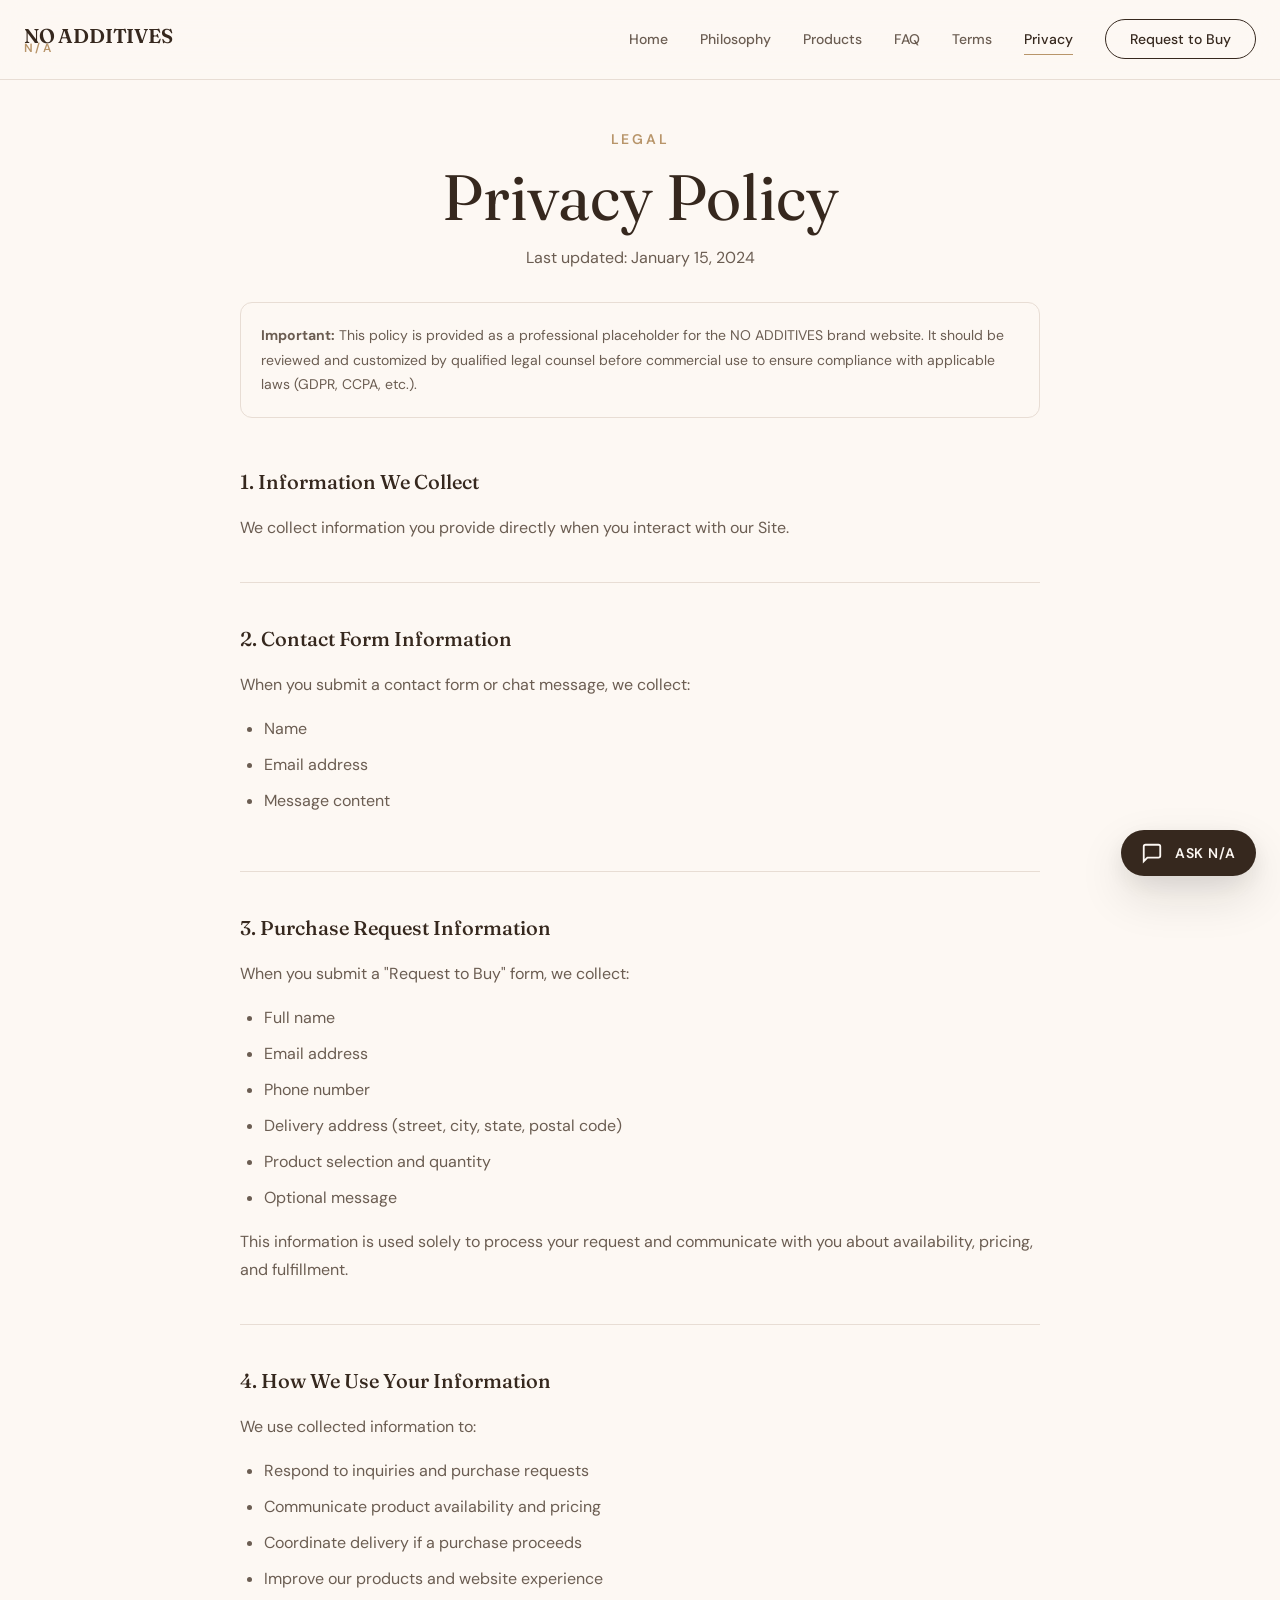
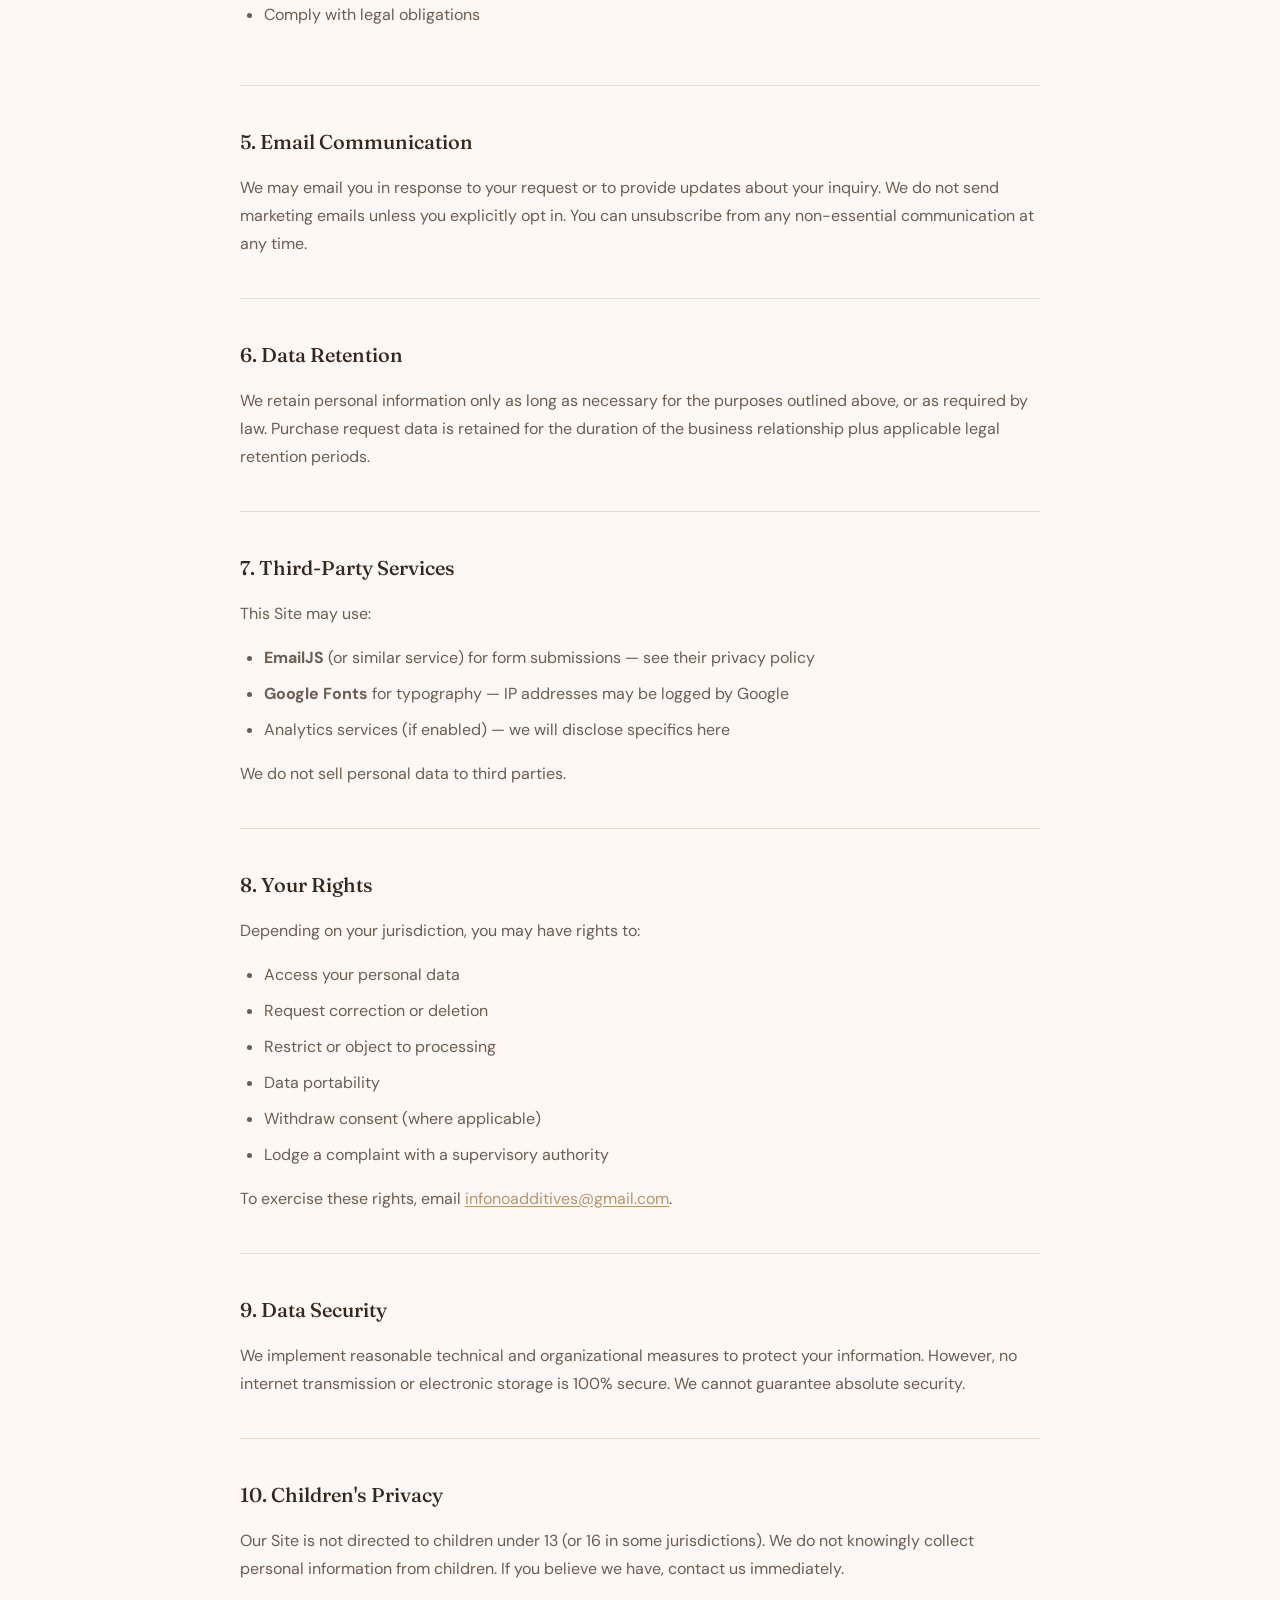
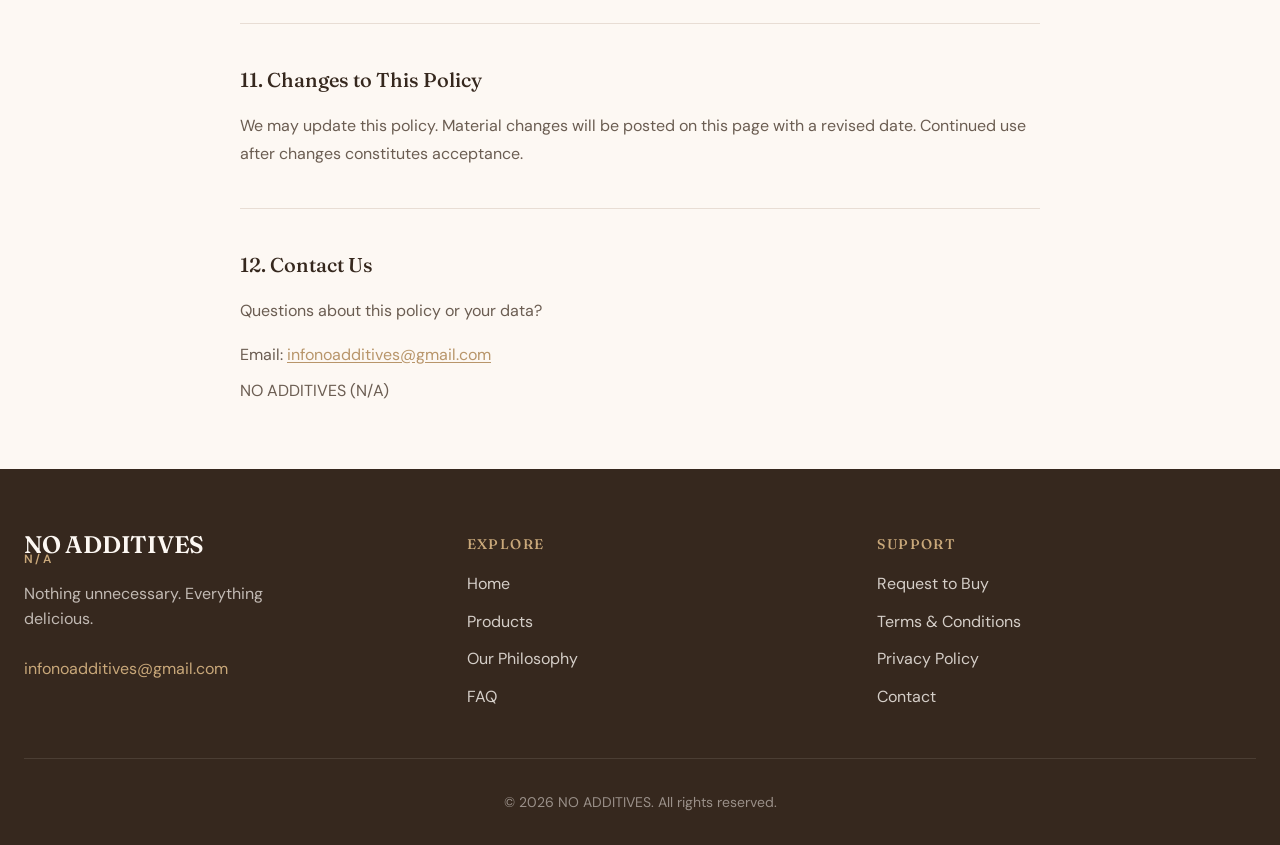
<file: privacy.html>
<!-- /privacy.html -->
<!DOCTYPE html>
<html lang="en">
<head>
    <meta charset="UTF-8">
    <meta name="viewport" content="width=device-width, initial-scale=1.0">
    <meta name="description" content="Privacy Policy for NO ADDITIVES website.">
    <title>Privacy Policy — NO ADDITIVES (N/A)</title>
    <link rel="preconnect" href="https://fonts.googleapis.com">
    <link rel="preconnect" href="https://fonts.gstatic.com" crossorigin>
    <link href="https://fonts.googleapis.com/css2?family=Fraunces:opsz,wght@9..144,300;9..144,400;9..144,500;9..144,600;9..144,700&family=DM+Sans:wght@400;500;600&display=swap" rel="stylesheet">
    <link rel="stylesheet" href="style.css">
</head>
<body>
    <nav class="nav" role="navigation" aria-label="Main navigation">
        <div class="nav__container">
            <a href="index.html" class="nav__logo" aria-label="NO ADDITIVES Home">
                <span class="nav__logo-main">NO ADDITIVES</span>
                <span class="nav__logo-sub">N/A</span>
            </a>
            <div class="nav__links" id="navLinks">
                <a href="index.html" class="nav__link">Home</a>
                <a href="index.html#philosophy" class="nav__link">Philosophy</a>
                <a href="index.html#products" class="nav__link">Products</a>
                <a href="index.html#faq" class="nav__link">FAQ</a>
                <a href="terms.html" class="nav__link">Terms</a>
                <a href="privacy.html" class="nav__link" aria-current="page">Privacy</a>
                <a href="buy.html" class="nav__link nav__link--cta magnetic-btn">Request to Buy</a>
            </div>
            <button class="nav__toggle" id="navToggle" aria-label="Open menu" aria-expanded="false" aria-controls="navLinks">
                <span class="nav__toggle-line"></span>
                <span class="nav__toggle-line"></span>
                <span class="nav__toggle-line"></span>
            </button>
        </div>
    </nav>

    <main class="legal-page">
        <div class="container">
            <header class="legal-page__header">
                <p class="legal-page__eyebrow">Legal</p>
                <h1 class="legal-page__title">Privacy Policy</h1>
                <p class="legal-page__subtitle">Last updated: <time datetime="2024-01-15">January 15, 2024</time></p>
                <div class="legal-page__notice">
                    <p><strong>Important:</strong> This policy is provided as a professional placeholder for the NO ADDITIVES brand website. It should be reviewed and customized by qualified legal counsel before commercial use to ensure compliance with applicable laws (GDPR, CCPA, etc.).</p>
                </div>
            </header>

            <article class="legal-content">
                <section class="legal-section">
                    <h2>1. Information We Collect</h2>
                    <p>We collect information you provide directly when you interact with our Site.</p>
                </section>

                <section class="legal-section">
                    <h2>2. Contact Form Information</h2>
                    <p>When you submit a contact form or chat message, we collect:</p>
                    <ul>
                        <li>Name</li>
                        <li>Email address</li>
                        <li>Message content</li>
                    </ul>
                </section>

                <section class="legal-section">
                    <h2>3. Purchase Request Information</h2>
                    <p>When you submit a "Request to Buy" form, we collect:</p>
                    <ul>
                        <li>Full name</li>
                        <li>Email address</li>
                        <li>Phone number</li>
                        <li>Delivery address (street, city, state, postal code)</li>
                        <li>Product selection and quantity</li>
                        <li>Optional message</li>
                    </ul>
                    <p>This information is used solely to process your request and communicate with you about availability, pricing, and fulfillment.</p>
                </section>

                <section class="legal-section">
                    <h2>4. How We Use Your Information</h2>
                    <p>We use collected information to:</p>
                    <ul>
                        <li>Respond to inquiries and purchase requests</li>
                        <li>Communicate product availability and pricing</li>
                        <li>Coordinate delivery if a purchase proceeds</li>
                        <li>Improve our products and website experience</li>
                        <li>Comply with legal obligations</li>
                    </ul>
                </section>

                <section class="legal-section">
                    <h2>5. Email Communication</h2>
                    <p>We may email you in response to your request or to provide updates about your inquiry. We do not send marketing emails unless you explicitly opt in. You can unsubscribe from any non-essential communication at any time.</p>
                </section>

                <section class="legal-section">
                    <h2>6. Data Retention</h2>
                    <p>We retain personal information only as long as necessary for the purposes outlined above, or as required by law. Purchase request data is retained for the duration of the business relationship plus applicable legal retention periods.</p>
                </section>

                <section class="legal-section">
                    <h2>7. Third-Party Services</h2>
                    <p>This Site may use:</p>
                    <ul>
                        <li><strong>EmailJS</strong> (or similar service) for form submissions — see their privacy policy</li>
                        <li><strong>Google Fonts</strong> for typography — IP addresses may be logged by Google</li>
                        <li>Analytics services (if enabled) — we will disclose specifics here</li>
                    </ul>
                    <p>We do not sell personal data to third parties.</p>
                </section>

                <section class="legal-section">
                    <h2>8. Your Rights</h2>
                    <p>Depending on your jurisdiction, you may have rights to:</p>
                    <ul>
                        <li>Access your personal data</li>
                        <li>Request correction or deletion</li>
                        <li>Restrict or object to processing</li>
                        <li>Data portability</li>
                        <li>Withdraw consent (where applicable)</li>
                        <li>Lodge a complaint with a supervisory authority</li>
                    </ul>
                    <p>To exercise these rights, email <a href="mailto:infonoadditives@gmail.com">infonoadditives@gmail.com</a>.</p>
                </section>

                <section class="legal-section">
                    <h2>9. Data Security</h2>
                    <p>We implement reasonable technical and organizational measures to protect your information. However, no internet transmission or electronic storage is 100% secure. We cannot guarantee absolute security.</p>
                </section>

                <section class="legal-section">
                    <h2>10. Children's Privacy</h2>
                    <p>Our Site is not directed to children under 13 (or 16 in some jurisdictions). We do not knowingly collect personal information from children. If you believe we have, contact us immediately.</p>
                </section>

                <section class="legal-section">
                    <h2>11. Changes to This Policy</h2>
                    <p>We may update this policy. Material changes will be posted on this page with a revised date. Continued use after changes constitutes acceptance.</p>
                </section>

                <section class="legal-section">
                    <h2>12. Contact Us</h2>
                    <p>Questions about this policy or your data?</p>
                    <address>
                        <p>Email: <a href="mailto:infonoadditives@gmail.com">infonoadditives@gmail.com</a></p>
                        <p>NO ADDITIVES (N/A)</p>
                    </address>
                </section>
            </article>
        </div>
    </main>

    <footer class="footer" role="contentinfo">
        <div class="container">
            <div class="footer__grid">
                <div class="footer__brand">
                    <a href="index.html" class="footer__logo" aria-label="NO ADDITIVES Home">
                        <span class="footer__logo-main">NO ADDITIVES</span>
                        <span class="footer__logo-sub">N/A</span>
                    </a>
                    <p class="footer__tagline">Nothing unnecessary. Everything delicious.</p>
                    <address class="footer__contact">
                        <a href="mailto:infonoadditives@gmail.com" class="footer__email">infonoadditives@gmail.com</a>
                    </address>
                </div>
                <nav class="footer__nav" aria-label="Footer navigation">
                    <div class="footer__nav-column">
                        <h4 class="footer__nav-title">Explore</h4>
                        <ul>
                            <li><a href="index.html">Home</a></li>
                            <li><a href="index.html#products">Products</a></li>
                            <li><a href="index.html#philosophy">Our Philosophy</a></li>
                            <li><a href="index.html#faq">FAQ</a></li>
                        </ul>
                    </div>
                    <div class="footer__nav-column">
                        <h4 class="footer__nav-title">Support</h4>
                        <ul>
                            <li><a href="buy.html">Request to Buy</a></li>
                            <li><a href="terms.html">Terms & Conditions</a></li>
                            <li><a href="privacy.html">Privacy Policy</a></li>
                            <li><a href="mailto:infonoadditives@gmail.com">Contact</a></li>
                        </ul>
                    </div>
                </nav>
            </div>
            <div class="footer__bottom">
                <p class="footer__copyright">© <span id="currentYear"></span> NO ADDITIVES. All rights reserved.</p>
            </div>
        </div>
    </footer>

    <!-- Chat Widget -->
    <aside class="chat-widget" id="chatWidget" aria-label="Chat assistant">
        <button class="chat-widget__toggle magnetic-btn" id="chatToggle" aria-label="Open chat assistant" aria-expanded="false" aria-controls="chatPanel">
            <svg class="chat-widget__icon-open" viewBox="0 0 24 24" fill="none" stroke="currentColor" stroke-width="2" aria-hidden="true">
                <path d="M21 15a2 2 0 0 1-2 2H7l-4 4V5a2 2 0 0 1 2-2h14a2 2 0 0 1 2 2z"/>
            </svg>
            <svg class="chat-widget__icon-close" viewBox="0 0 24 24" fill="none" stroke="currentColor" stroke-width="2" aria-hidden="true">
                <line x1="18" y1="6" x2="6" y2="18"/><line x1="6" y1="6" x2="18" y2="18"/>
            </svg>
            <span class="chat-widget__label">Ask N/A</span>
        </button>
        <div class="chat-widget__panel" id="chatPanel" role="dialog" aria-label="Chat with No Additives assistant" hidden>
            <header class="chat-widget__header">
                <div class="chat-widget__header-info">
                    <div class="chat-widget__avatar" aria-hidden="true">
                        <svg viewBox="0 0 24 24" fill="none" stroke="currentColor" stroke-width="2"><circle cx="12" cy="12" r="10"/><path d="M12 6v6l4 2"/></svg>
                    </div>
                    <div>
                        <h3 class="chat-widget__name">N/A Assistant</h3>
                        <p class="chat-widget__status">Here to help</p>
                    </div>
                </div>
                <button class="chat-widget__close" id="chatClose" aria-label="Close chat">×</button>
            </header>
            <div class="chat-widget__messages" id="chatMessages" role="log" aria-live="polite"></div>
            <div class="chat-widget__quick" id="chatQuick" aria-label="Quick questions"></div>
            <form class="chat-widget__input-form" id="chatForm" aria-label="Send message">
                <input type="text" class="chat-widget__input" id="chatInput" placeholder="Ask about products, ingredients, buying..." aria-label="Your question" autocomplete="off">
                <button type="submit" class="chat-widget__send" aria-label="Send message">
                    <svg viewBox="0 0 24 24" fill="none" stroke="currentColor" stroke-width="2"><line x1="22" y1="2" x2="11" y2="13"/><polygon points="22 2 15 22 11 13 2 9 22 2"/></svg>
                </button>
            </form>
        </div>
    </aside>

    <script src="script.js"></script>
</body>
</html>
</file>
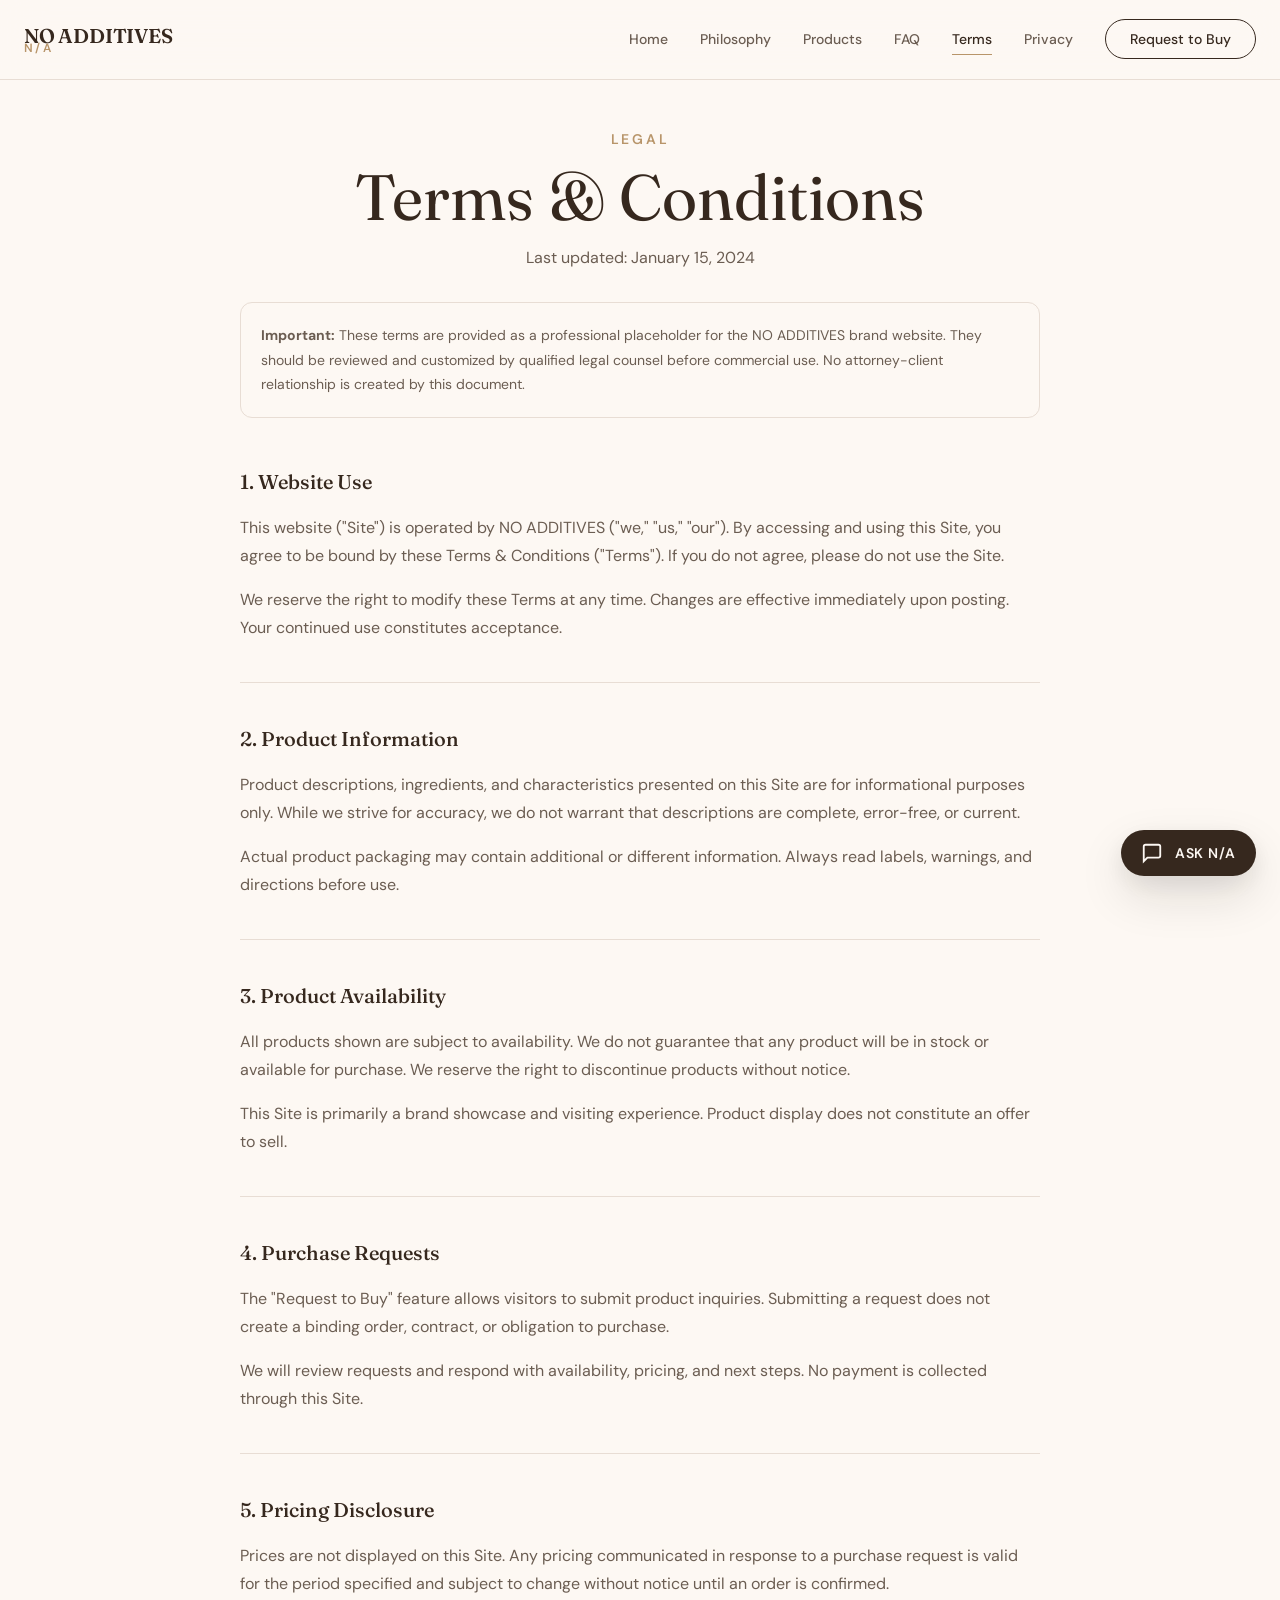
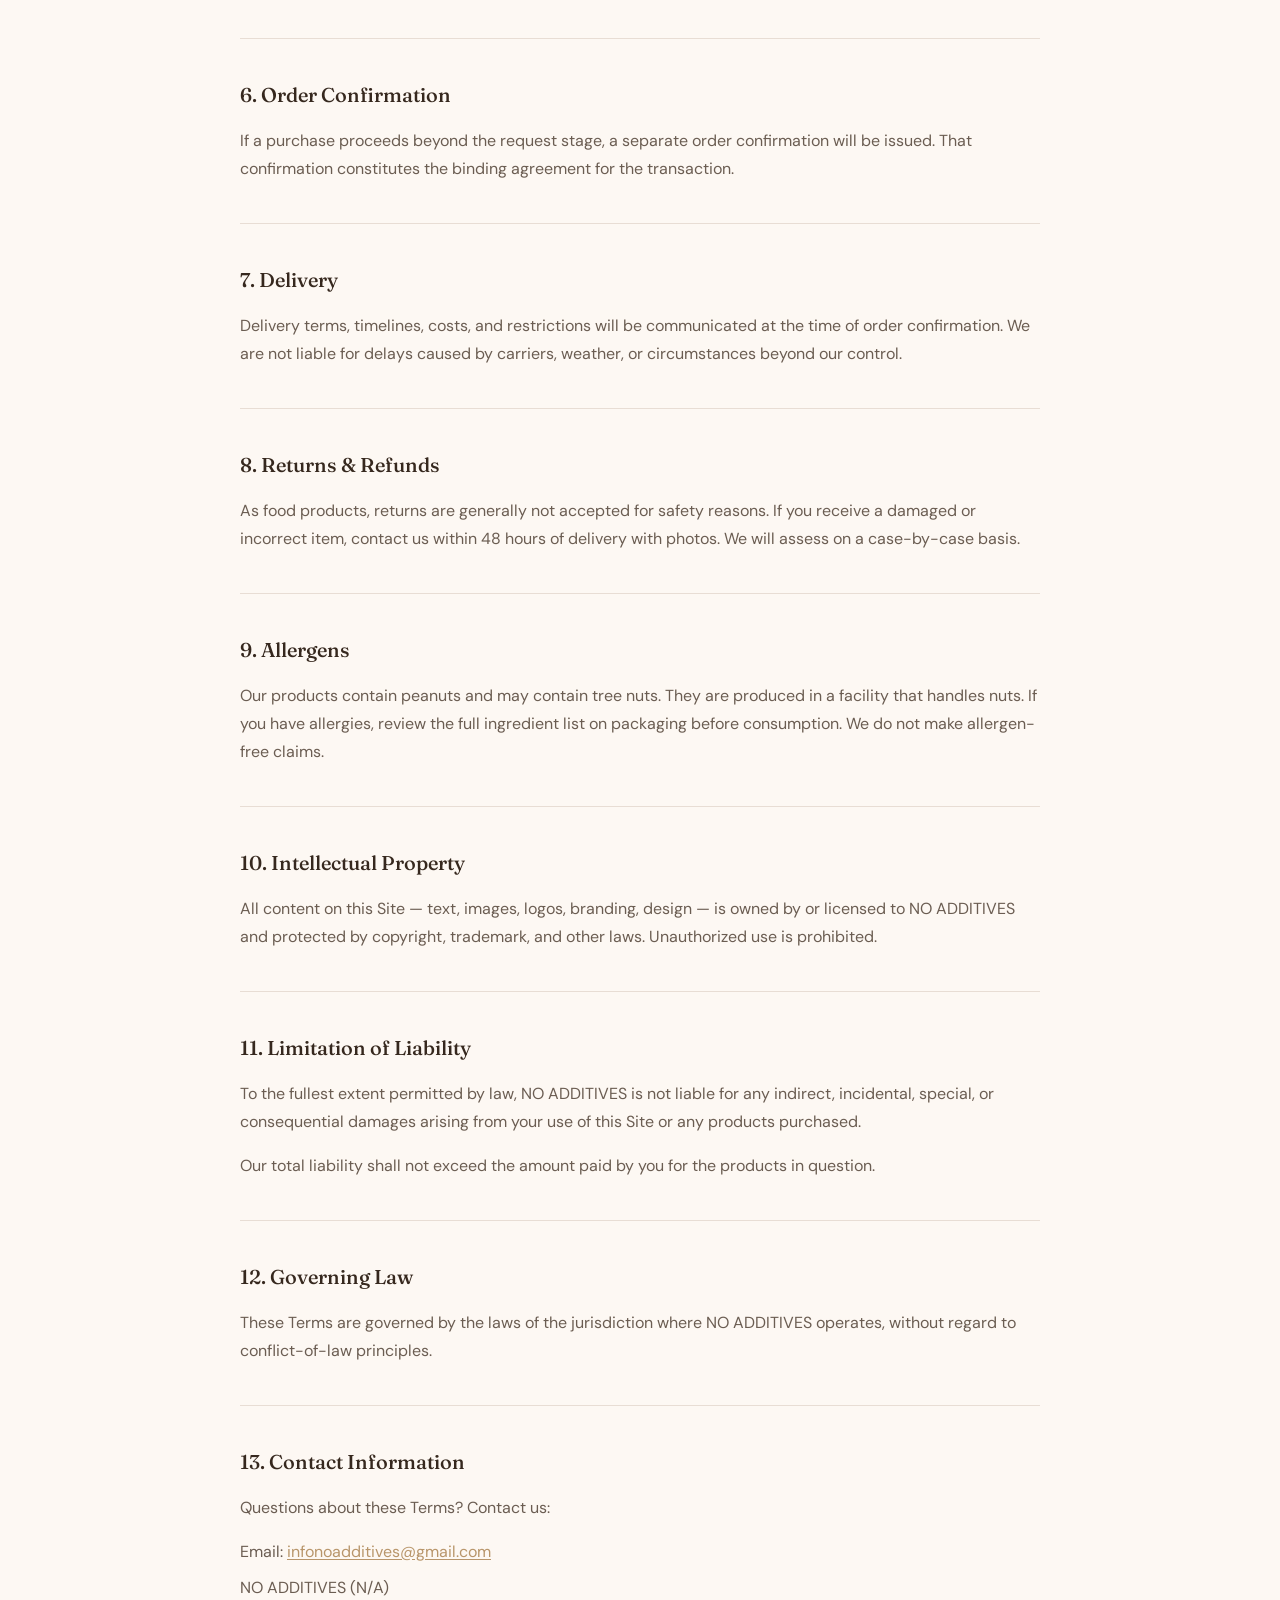
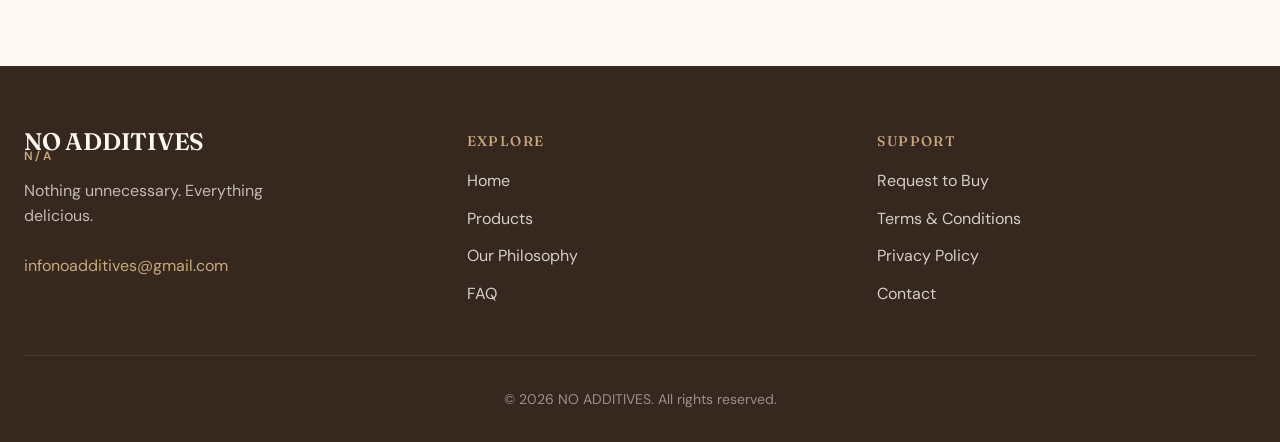
<file: terms.html>
<!-- /terms.html -->
<!DOCTYPE html>
<html lang="en">
<head>
    <meta charset="UTF-8">
    <meta name="viewport" content="width=device-width, initial-scale=1.0">
    <meta name="description" content="Terms and Conditions for NO ADDITIVES website.">
    <title>Terms & Conditions — NO ADDITIVES (N/A)</title>
    <link rel="preconnect" href="https://fonts.googleapis.com">
    <link rel="preconnect" href="https://fonts.gstatic.com" crossorigin>
    <link href="https://fonts.googleapis.com/css2?family=Fraunces:opsz,wght@9..144,300;9..144,400;9..144,500;9..144,600;9..144,700&family=DM+Sans:wght@400;500;600&display=swap" rel="stylesheet">
    <link rel="stylesheet" href="style.css">
</head>
<body>
    <nav class="nav" role="navigation" aria-label="Main navigation">
        <div class="nav__container">
            <a href="index.html" class="nav__logo" aria-label="NO ADDITIVES Home">
                <span class="nav__logo-main">NO ADDITIVES</span>
                <span class="nav__logo-sub">N/A</span>
            </a>
            <div class="nav__links" id="navLinks">
                <a href="index.html" class="nav__link">Home</a>
                <a href="index.html#philosophy" class="nav__link">Philosophy</a>
                <a href="index.html#products" class="nav__link">Products</a>
                <a href="index.html#faq" class="nav__link">FAQ</a>
                <a href="terms.html" class="nav__link" aria-current="page">Terms</a>
                <a href="privacy.html" class="nav__link">Privacy</a>
                <a href="buy.html" class="nav__link nav__link--cta magnetic-btn">Request to Buy</a>
            </div>
            <button class="nav__toggle" id="navToggle" aria-label="Open menu" aria-expanded="false" aria-controls="navLinks">
                <span class="nav__toggle-line"></span>
                <span class="nav__toggle-line"></span>
                <span class="nav__toggle-line"></span>
            </button>
        </div>
    </nav>

    <main class="legal-page">
        <div class="container">
            <header class="legal-page__header">
                <p class="legal-page__eyebrow">Legal</p>
                <h1 class="legal-page__title">Terms & Conditions</h1>
                <p class="legal-page__subtitle">Last updated: <time datetime="2024-01-15">January 15, 2024</time></p>
                <div class="legal-page__notice">
                    <p><strong>Important:</strong> These terms are provided as a professional placeholder for the NO ADDITIVES brand website. They should be reviewed and customized by qualified legal counsel before commercial use. No attorney-client relationship is created by this document.</p>
                </div>
            </header>

            <article class="legal-content">
                <section class="legal-section">
                    <h2>1. Website Use</h2>
                    <p>This website ("Site") is operated by NO ADDITIVES ("we," "us," "our"). By accessing and using this Site, you agree to be bound by these Terms & Conditions ("Terms"). If you do not agree, please do not use the Site.</p>
                    <p>We reserve the right to modify these Terms at any time. Changes are effective immediately upon posting. Your continued use constitutes acceptance.</p>
                </section>

                <section class="legal-section">
                    <h2>2. Product Information</h2>
                    <p>Product descriptions, ingredients, and characteristics presented on this Site are for informational purposes only. While we strive for accuracy, we do not warrant that descriptions are complete, error-free, or current.</p>
                    <p>Actual product packaging may contain additional or different information. Always read labels, warnings, and directions before use.</p>
                </section>

                <section class="legal-section">
                    <h2>3. Product Availability</h2>
                    <p>All products shown are subject to availability. We do not guarantee that any product will be in stock or available for purchase. We reserve the right to discontinue products without notice.</p>
                    <p>This Site is primarily a brand showcase and visiting experience. Product display does not constitute an offer to sell.</p>
                </section>

                <section class="legal-section">
                    <h2>4. Purchase Requests</h2>
                    <p>The "Request to Buy" feature allows visitors to submit product inquiries. Submitting a request does not create a binding order, contract, or obligation to purchase.</p>
                    <p>We will review requests and respond with availability, pricing, and next steps. No payment is collected through this Site.</p>
                </section>

                <section class="legal-section">
                    <h2>5. Pricing Disclosure</h2>
                    <p>Prices are not displayed on this Site. Any pricing communicated in response to a purchase request is valid for the period specified and subject to change without notice until an order is confirmed.</p>
                </section>

                <section class="legal-section">
                    <h2>6. Order Confirmation</h2>
                    <p>If a purchase proceeds beyond the request stage, a separate order confirmation will be issued. That confirmation constitutes the binding agreement for the transaction.</p>
                </section>

                <section class="legal-section">
                    <h2>7. Delivery</h2>
                    <p>Delivery terms, timelines, costs, and restrictions will be communicated at the time of order confirmation. We are not liable for delays caused by carriers, weather, or circumstances beyond our control.</p>
                </section>

                <section class="legal-section">
                    <h2>8. Returns & Refunds</h2>
                    <p>As food products, returns are generally not accepted for safety reasons. If you receive a damaged or incorrect item, contact us within 48 hours of delivery with photos. We will assess on a case-by-case basis.</p>
                </section>

                <section class="legal-section">
                    <h2>9. Allergens</h2>
                    <p>Our products contain peanuts and may contain tree nuts. They are produced in a facility that handles nuts. If you have allergies, review the full ingredient list on packaging before consumption. We do not make allergen-free claims.</p>
                </section>

                <section class="legal-section">
                    <h2>10. Intellectual Property</h2>
                    <p>All content on this Site — text, images, logos, branding, design — is owned by or licensed to NO ADDITIVES and protected by copyright, trademark, and other laws. Unauthorized use is prohibited.</p>
                </section>

                <section class="legal-section">
                    <h2>11. Limitation of Liability</h2>
                    <p>To the fullest extent permitted by law, NO ADDITIVES is not liable for any indirect, incidental, special, or consequential damages arising from your use of this Site or any products purchased.</p>
                    <p>Our total liability shall not exceed the amount paid by you for the products in question.</p>
                </section>

                <section class="legal-section">
                    <h2>12. Governing Law</h2>
                    <p>These Terms are governed by the laws of the jurisdiction where NO ADDITIVES operates, without regard to conflict-of-law principles.</p>
                </section>

                <section class="legal-section">
                    <h2>13. Contact Information</h2>
                    <p>Questions about these Terms? Contact us:</p>
                    <address>
                        <p>Email: <a href="mailto:infonoadditives@gmail.com">infonoadditives@gmail.com</a></p>
                        <p>NO ADDITIVES (N/A)</p>
                    </address>
                </section>
            </article>
        </div>
    </main>

    <footer class="footer" role="contentinfo">
        <div class="container">
            <div class="footer__grid">
                <div class="footer__brand">
                    <a href="index.html" class="footer__logo" aria-label="NO ADDITIVES Home">
                        <span class="footer__logo-main">NO ADDITIVES</span>
                        <span class="footer__logo-sub">N/A</span>
                    </a>
                    <p class="footer__tagline">Nothing unnecessary. Everything delicious.</p>
                    <address class="footer__contact">
                        <a href="mailto:infonoadditives@gmail.com" class="footer__email">infonoadditives@gmail.com</a>
                    </address>
                </div>
                <nav class="footer__nav" aria-label="Footer navigation">
                    <div class="footer__nav-column">
                        <h4 class="footer__nav-title">Explore</h4>
                        <ul>
                            <li><a href="index.html">Home</a></li>
                            <li><a href="index.html#products">Products</a></li>
                            <li><a href="index.html#philosophy">Our Philosophy</a></li>
                            <li><a href="index.html#faq">FAQ</a></li>
                        </ul>
                    </div>
                    <div class="footer__nav-column">
                        <h4 class="footer__nav-title">Support</h4>
                        <ul>
                            <li><a href="buy.html">Request to Buy</a></li>
                            <li><a href="terms.html">Terms & Conditions</a></li>
                            <li><a href="privacy.html">Privacy Policy</a></li>
                            <li><a href="mailto:infonoadditives@gmail.com">Contact</a></li>
                        </ul>
                    </div>
                </nav>
            </div>
            <div class="footer__bottom">
                <p class="footer__copyright">© <span id="currentYear"></span> NO ADDITIVES. All rights reserved.</p>
            </div>
        </div>
    </footer>

    <!-- Chat Widget -->
    <aside class="chat-widget" id="chatWidget" aria-label="Chat assistant">
        <button class="chat-widget__toggle magnetic-btn" id="chatToggle" aria-label="Open chat assistant" aria-expanded="false" aria-controls="chatPanel">
            <svg class="chat-widget__icon-open" viewBox="0 0 24 24" fill="none" stroke="currentColor" stroke-width="2" aria-hidden="true">
                <path d="M21 15a2 2 0 0 1-2 2H7l-4 4V5a2 2 0 0 1 2-2h14a2 2 0 0 1 2 2z"/>
            </svg>
            <svg class="chat-widget__icon-close" viewBox="0 0 24 24" fill="none" stroke="currentColor" stroke-width="2" aria-hidden="true">
                <line x1="18" y1="6" x2="6" y2="18"/><line x1="6" y1="6" x2="18" y2="18"/>
            </svg>
            <span class="chat-widget__label">Ask N/A</span>
        </button>
        <div class="chat-widget__panel" id="chatPanel" role="dialog" aria-label="Chat with No Additives assistant" hidden>
            <header class="chat-widget__header">
                <div class="chat-widget__header-info">
                    <div class="chat-widget__avatar" aria-hidden="true">
                        <svg viewBox="0 0 24 24" fill="none" stroke="currentColor" stroke-width="2"><circle cx="12" cy="12" r="10"/><path d="M12 6v6l4 2"/></svg>
                    </div>
                    <div>
                        <h3 class="chat-widget__name">N/A Assistant</h3>
                        <p class="chat-widget__status">Here to help</p>
                    </div>
                </div>
                <button class="chat-widget__close" id="chatClose" aria-label="Close chat">×</button>
            </header>
            <div class="chat-widget__messages" id="chatMessages" role="log" aria-live="polite"></div>
            <div class="chat-widget__quick" id="chatQuick" aria-label="Quick questions"></div>
            <form class="chat-widget__input-form" id="chatForm" aria-label="Send message">
                <input type="text" class="chat-widget__input" id="chatInput" placeholder="Ask about products, ingredients, buying..." aria-label="Your question" autocomplete="off">
                <button type="submit" class="chat-widget__send" aria-label="Send message">
                    <svg viewBox="0 0 24 24" fill="none" stroke="currentColor" stroke-width="2"><line x1="22" y1="2" x2="11" y2="13"/><polygon points="22 2 15 22 11 13 2 9 22 2"/></svg>
                </button>
            </form>
        </div>
    </aside>

    <script src="script.js"></script>
</body>
</html>
</file>
<file: style.css>
/* /style.css */
/* ==========================================================================
   NO ADDITIVES (N/A) — Premium Brand Website Stylesheet
   ========================================================================== */

/* --------------------------------------------------------------------------
   CSS Custom Properties (Design Tokens)
   -------------------------------------------------------------------------- */
:root {
  /* Colors - Warm, Natural Palette */
  --color-cream: #fdf8f3;
  --color-cream-dark: #f5ebe0;
  --color-beige: #e8ddd4;
  --color-beige-dark: #d4c4b0;
  --color-peanut: #c9a87a;
  --color-peanut-dark: #b8956a;
  --color-chocolate: #4a3728;
  --color-chocolate-light: #5d4432;
  --color-chocolate-dark: #36281e;
  --color-off-white: #faf9f7;
  --color-text: #2d2520;
  --color-text-light: #6b5d52;
  --color-text-muted: #9a8d80;
  --color-white: #ffffff;
  --color-black: #1a1512;
  --color-accent-green: #6b8e5a;
  --color-accent-green-hover: #5a7a4a;
  --color-error: #c0392b;
  --color-error-bg: #fdf2f2;
  --color-success: #2d7d32;
  --color-success-bg: #f1f8e9;
  --color-focus: #c9a87a;

  /* Shadows */
  --shadow-soft: 0 2px 8px rgba(26, 21, 18, 0.06), 0 1px 3px rgba(26, 21, 18, 0.04);
  --shadow-medium: 0 8px 24px rgba(26, 21, 18, 0.08), 0 4px 12px rgba(26, 21, 18, 0.05);
  --shadow-strong: 0 20px 48px rgba(26, 21, 18, 0.12), 0 8px 24px rgba(26, 21, 18, 0.08);
  --shadow-jar: 0 32px 64px rgba(26, 21, 18, 0.15), 0 16px 32px rgba(26, 21, 18, 0.1);
  --shadow-floating: 0 12px 32px rgba(26, 21, 18, 0.1);

  /* Typography */
  --font-heading: 'Fraunces', serif;
  --font-body: 'DM Sans', sans-serif;
  --font-size-xs: 0.75rem;    /* 12px */
  --font-size-sm: 0.875rem;   /* 14px */
  --font-size-base: 1rem;     /* 16px */
  --font-size-lg: 1.125rem;   /* 18px */
  --font-size-xl: 1.25rem;    /* 20px */
  --font-size-2xl: 1.5rem;    /* 24px */
  --font-size-3xl: 2rem;      /* 32px */
  --font-size-4xl: 3rem;      /* 48px */
  --font-size-5xl: 4rem;      /* 64px */
  --font-size-6xl: 5.5rem;    /* 88px */
  --line-height-tight: 1.1;
  --line-height-normal: 1.6;
  --line-height-relaxed: 1.75;

  /* Spacing */
  --space-1: 0.25rem;  /* 4px */
  --space-2: 0.5rem;   /* 8px */
  --space-3: 0.75rem;  /* 12px */
  --space-4: 1rem;     /* 16px */
  --space-5: 1.25rem;  /* 20px */
  --space-6: 1.5rem;   /* 24px */
  --space-8: 2rem;     /* 32px */
  --space-10: 2.5rem;  /* 40px */
  --space-12: 3rem;    /* 48px */
  --space-16: 4rem;    /* 64px */
  --space-20: 5rem;    /* 80px */
  --space-24: 6rem;    /* 96px */
  --space-32: 8rem;    /* 128px */

  /* Border Radius */
  --radius-sm: 4px;
  --radius-md: 8px;
  --radius-lg: 12px;
  --radius-xl: 16px;
  --radius-2xl: 24px;
  --radius-full: 9999px;

  /* Transitions */
  --transition-fast: 150ms ease;
  --transition-base: 250ms ease;
  --transition-slow: 400ms ease;
  --transition-slower: 600ms ease;
  --transition-spring: 500ms cubic-bezier(0.34, 1.56, 0.64, 1);

  /* Layout */
  --container-max: 1280px;
  --container-padding: var(--space-6);
  --nav-height: 80px;

  /* Z-Index */
  --z-nav: 1000;
  --z-modal: 2000;
  --z-chat: 3000;
  --z-toast: 4000;
}

/* Keep the NO ADDITIVES warm light theme consistent across devices.
   The brand palette is intentionally light; do not auto-switch it when a
   phone/browser is using system dark mode. */
/* --------------------------------------------------------------------------
   Reset & Base
   -------------------------------------------------------------------------- */
*, *::before, *::after {
  box-sizing: border-box;
  margin: 0;
  padding: 0;
}

html {
  font-size: 16px;
  scroll-behavior: smooth;
  -webkit-font-smoothing: antialiased;
  -moz-osx-font-smoothing: grayscale;
  text-rendering: optimizeLegibility;
}

@media (prefers-reduced-motion: reduce) {
  html { scroll-behavior: auto; }
  *, *::before, *::after {
    animation-duration: 0.01ms !important;
    animation-iteration-count: 1 !important;
    transition-duration: 0.01ms !important;
  }
}

body {
  font-family: var(--font-body);
  font-size: var(--font-size-base);
  line-height: var(--line-height-normal);
  color: var(--color-text);
  background-color: var(--color-cream);
  overflow-x: hidden;
}

img {
  max-width: 100%;
  height: auto;
  display: block;
}

a {
  color: inherit;
  text-decoration: none;
}

button {
  font-family: inherit;
  font-size: inherit;
  background: none;
  border: none;
  cursor: pointer;
}

input, select, textarea {
  font-family: inherit;
  font-size: inherit;
  color: inherit;
}

ul, ol { list-style: none; }

address { font-style: normal; }

:focus-visible {
  outline: 2px solid var(--color-focus);
  outline-offset: 2px;
}

::selection {
  background: var(--color-peanut);
  color: var(--color-chocolate-dark);
}

/* --------------------------------------------------------------------------
   Container & Layout Utilities
   -------------------------------------------------------------------------- */
.container {
  width: 100%;
  max-width: var(--container-max);
  margin: 0 auto;
  padding: 0 var(--container-padding);
}

.section-header {
  max-width: 720px;
}

.section-header--center {
  margin: 0 auto var(--space-16);
  text-align: center;
}

.section__eyebrow {
  font-family: var(--font-body);
  font-size: var(--font-size-sm);
  font-weight: 600;
  letter-spacing: 0.2em;
  text-transform: uppercase;
  color: var(--color-peanut-dark);
  margin-bottom: var(--space-3);
  display: block;
}

.section__title {
  font-family: var(--font-heading);
  font-size: clamp(var(--font-size-3xl), 5vw, var(--font-size-5xl));
  font-weight: 500;
  line-height: var(--line-height-tight);
  color: var(--color-chocolate-dark);
  letter-spacing: -0.02em;
}

/* --------------------------------------------------------------------------
   Buttons
   -------------------------------------------------------------------------- */
.btn {
  display: inline-flex;
  align-items: center;
  justify-content: center;
  gap: var(--space-3);
  font-family: var(--font-body);
  font-size: var(--font-size-sm);
  font-weight: 600;
  letter-spacing: 0.05em;
  text-transform: uppercase;
  padding: var(--space-4) var(--space-8);
  border-radius: var(--radius-full);
  transition: all var(--transition-base);
  white-space: nowrap;
}

.btn__text { display: inline; }
.btn__loader { display: none; }
.btn:disabled .btn__text { display: none; }
.btn:disabled .btn__loader { display: inline-block; }
.btn:disabled { opacity: 0.7; cursor: not-allowed; }

.btn--primary {
  background: var(--color-chocolate-dark);
  color: var(--color-cream);
  border: 2px solid var(--color-chocolate-dark);
}
.btn--primary:hover:not(:disabled) {
  background: var(--color-chocolate);
  border-color: var(--color-chocolate);
  transform: translateY(-2px);
  box-shadow: var(--shadow-medium);
}
.btn--primary:active:not(:disabled) { transform: translateY(0); }

.btn--secondary {
  background: transparent;
  color: var(--color-chocolate-dark);
  border: 2px solid var(--color-chocolate-dark);
}
.btn--secondary:hover:not(:disabled) {
  background: var(--color-chocolate-dark);
  color: var(--color-cream);
  transform: translateY(-2px);
  box-shadow: var(--shadow-medium);
}

.btn--outline {
  background: transparent;
  color: var(--color-chocolate-dark);
  border: 2px solid var(--color-chocolate-dark);
}
.btn--outline:hover:not(:disabled) {
  background: var(--color-chocolate-dark);
  color: var(--color-cream);
}

.btn--light {
  background: var(--color-white);
  color: var(--color-chocolate-dark);
  border: 2px solid var(--color-white);
}
.btn--light:hover:not(:disabled) {
  background: var(--color-cream);
  border-color: var(--color-cream);
  transform: translateY(-2px);
  box-shadow: var(--shadow-medium);
}

.btn--outline-light {
  background: transparent;
  color: var(--color-white);
  border: 2px solid var(--color-white);
}
.btn--outline-light:hover:not(:disabled) {
  background: rgba(255, 255, 255, 0.1);
}

.btn--large { padding: var(--space-5) var(--space-12); font-size: var(--font-size-base); }

.spinner {
  width: 20px;
  height: 20px;
  animation: spin 1s linear infinite;
}
@keyframes spin { to { transform: rotate(360deg); } }

/* Magnetic Button Base */
.magnetic-btn {
  position: relative;
  will-change: transform;
}

/* --------------------------------------------------------------------------
   Navigation
   -------------------------------------------------------------------------- */
.nav {
  position: fixed;
  top: 0;
  left: 0;
  right: 0;
  height: var(--nav-height);
  z-index: var(--z-nav);
  background: rgba(253, 248, 243, 0.92);
  backdrop-filter: blur(20px);
  border-bottom: 1px solid var(--color-beige);
  transition: background var(--transition-base), box-shadow var(--transition-base);
}
.nav.scrolled { box-shadow: var(--shadow-soft); }

.nav__container {
  display: flex;
  align-items: center;
  justify-content: space-between;
  height: 100%;
  max-width: var(--container-max);
  margin: 0 auto;
  padding: 0 var(--container-padding);
}

.nav__logo {
  display: flex;
  flex-direction: column;
  line-height: 1;
  text-decoration: none;
}
.nav__logo-main {
  font-family: var(--font-heading);
  font-size: var(--font-size-xl);
  font-weight: 600;
  color: var(--color-chocolate-dark);
  letter-spacing: -0.01em;
}
.nav__logo-sub {
  font-family: var(--font-body);
  font-size: var(--font-size-xs);
  font-weight: 600;
  letter-spacing: 0.2em;
  color: var(--color-peanut-dark);
  margin-top: -4px;
}

.nav__links {
  display: flex;
  align-items: center;
  gap: var(--space-8);
}
.nav__link {
  font-family: var(--font-body);
  font-size: var(--font-size-sm);
  font-weight: 500;
  color: var(--color-text-light);
  transition: color var(--transition-fast);
  position: relative;
}
.nav__link::after {
  content: '';
  position: absolute;
  bottom: -4px;
  left: 0;
  width: 0;
  height: 1px;
  background: var(--color-peanut-dark);
  transition: width var(--transition-base);
}
.nav__link:hover, .nav__link[aria-current="page"] {
  color: var(--color-chocolate-dark);
}
.nav__link:hover::after, .nav__link[aria-current="page"]::after {
  width: 100%;
}
.nav__link--cta {
  padding: var(--space-2) var(--space-6);
  border: 1px solid var(--color-chocolate-dark);
  border-radius: var(--radius-full);
  color: var(--color-chocolate-dark);
}
.nav__link--cta:hover {
  background: var(--color-chocolate-dark);
  color: var(--color-cream);
  border-color: var(--color-chocolate-dark);
}
.nav__link--cta::after { display: none; }

.nav__toggle {
  display: none;
  flex-direction: column;
  justify-content: space-between;
  width: 24px;
  height: 18px;
  padding: 0;
}
.nav__toggle-line {
  display: block;
  width: 100%;
  height: 2px;
  background: var(--color-chocolate-dark);
  border-radius: 2px;
  transition: all var(--transition-base);
}
.nav__toggle[aria-expanded="true"] .nav__toggle-line:nth-child(1) {
  transform: translateY(8px) rotate(45deg);
}
.nav__toggle[aria-expanded="true"] .nav__toggle-line:nth-child(2) {
  opacity: 0;
}
.nav__toggle[aria-expanded="true"] .nav__toggle-line:nth-child(3) {
  transform: translateY(-8px) rotate(-45deg);
}

/* --------------------------------------------------------------------------
   Hero Section
   -------------------------------------------------------------------------- */
.hero {
  position: relative;
  min-height: 100vh;
  display: flex;
  align-items: center;
  padding-top: var(--nav-height);
  overflow: hidden;
}

.hero__background {
  position: absolute;
  inset: 0;
  z-index: -1;
}

.hero__gradient {
  position: absolute;
  inset: 0;
  background: radial-gradient(ellipse 80% 60% at 50% 20%, var(--color-cream-dark) 0%, transparent 70%),
              radial-gradient(ellipse 60% 50% at 80% 80%, rgba(201, 168, 122, 0.15) 0%, transparent 60%);
}

.hero__container {
  width: 100%;
  max-width: var(--container-max);
  margin: 0 auto;
  padding: 0 var(--container-padding);
  display: grid;
  grid-template-columns: 1fr 1fr;
  gap: var(--space-12);
  align-items: center;
}

.hero__content { position: relative; z-index: 1; }

.hero__eyebrow {
  font-family: var(--font-body);
  font-size: var(--font-size-sm);
  font-weight: 600;
  letter-spacing: 0.2em;
  text-transform: uppercase;
  color: var(--color-peanut-dark);
  margin-bottom: var(--space-4);
  display: block;
  opacity: 0;
  transform: translateY(20px);
  animation: heroReveal 0.8s var(--transition-slower) forwards;
}

.hero__title {
  font-family: var(--font-heading);
  font-size: clamp(var(--font-size-4xl), 6vw, var(--font-size-6xl));
  font-weight: 400;
  line-height: var(--line-height-tight);
  color: var(--color-chocolate-dark);
  letter-spacing: -0.03em;
  margin-bottom: var(--space-6);
}
.hero__title-line {
  display: block;
  opacity: 0;
  transform: translateY(30px);
  animation: heroReveal 0.8s var(--transition-slower) forwards;
}
.hero__title-line:nth-child(1) { animation-delay: 0.1s; }
.hero__title-line:nth-child(2) { animation-delay: 0.2s; }

.hero__subtitle {
  font-size: var(--font-size-lg);
  line-height: var(--line-height-relaxed);
  color: var(--color-text-light);
  max-width: 480px;
  margin-bottom: var(--space-10);
  opacity: 0;
  transform: translateY(20px);
  animation: heroReveal 0.8s var(--transition-slower) 0.3s forwards;
}

.hero__actions {
  display: flex;
  flex-wrap: wrap;
  gap: var(--space-4);
  opacity: 0;
  transform: translateY(20px);
  animation: heroReveal 0.8s var(--transition-slower) 0.4s forwards;
}

@keyframes heroReveal {
  to { opacity: 1; transform: translateY(0); }
}

.hero__product { position: relative; display: flex; justify-content: center; align-items: flex-end; }

.hero__jar-wrapper { position: relative; z-index: 2; }

.hero__jar {
  width: 100%;
  max-width: 420px;
  height: auto;
  filter: drop-shadow(var(--shadow-jar));
  transform: translateY(40px) scale(0.95);
  opacity: 0;
  animation: jarReveal 1.2s cubic-bezier(0.34, 1.56, 0.64, 1) 0.5s forwards;
}

@keyframes jarReveal {
  to { opacity: 1; transform: translateY(0) scale(1); }
}

.hero__jar-shadow {
  position: absolute;
  bottom: -20px;
  left: 50%;
  transform: translateX(-50%);
  width: 60%;
  height: 40px;
  background: radial-gradient(ellipse, rgba(26, 21, 18, 0.15) 0%, transparent 70%);
  filter: blur(20px);
  z-index: -1;
  opacity: 0;
  animation: jarReveal 1.2s cubic-bezier(0.34, 1.56, 0.64, 1) 0.6s forwards;
}

.hero__ingredients { position: absolute; inset: 0; pointer-events: none; z-index: 1; }

.hero__ingredient {
  position: absolute;
  width: 80px;
  height: 80px;
  opacity: 0;
  animation: ingredientFloat 3s ease-in-out infinite;
}

.hero__ingredient--peanut {
  top: 20%;
  right: -10%;
  animation-delay: 0s;
}
.hero__ingredient--peanut:nth-of-type(2) {
  top: 60%;
  right: 5%;
  width: 60px;
  height: 60px;
  animation-delay: 1.5s;
}
.hero__ingredient--date {
  bottom: 15%;
  left: -15%;
  width: 70px;
  height: 70px;
  animation-delay: 0.7s;
}

@keyframes ingredientFloat {
  0%, 100% { transform: translateY(0) rotate(0deg); }
  50% { transform: translateY(-15px) rotate(5deg); }
}

.hero__scroll {
  position: absolute;
  bottom: var(--space-8);
  left: 50%;
  transform: translateX(-50%);
  display: flex;
  flex-direction: column;
  align-items: center;
  gap: var(--space-2);
  color: var(--color-text-muted);
  font-size: var(--font-size-xs);
  font-weight: 500;
  letter-spacing: 0.1em;
  text-transform: uppercase;
  opacity: 0;
  animation: heroReveal 0.8s var(--transition-slower) 0.8s forwards;
  pointer-events: none;
}
.hero__scroll-icon {
  width: 24px;
  height: 24px;
  animation: scrollBounce 2s ease-in-out infinite;
}
@keyframes scrollBounce {
  0%, 100% { transform: translateY(0); }
  50% { transform: translateY(8px); }
}

/* --------------------------------------------------------------------------
   Philosophy Section
   -------------------------------------------------------------------------- */
.philosophy { padding: var(--space-24) 0; background: var(--color-off-white); }

.philosophy__grid {
  display: grid;
  grid-template-columns: repeat(4, 1fr);
  gap: var(--space-6);
  margin-top: var(--space-12);
}

.philosophy__card {
  background: var(--color-white);
  padding: var(--space-8);
  border-radius: var(--radius-xl);
  border: 1px solid var(--color-beige);
  transition: all var(--transition-base);
}
.philosophy__card:hover {
  transform: translateY(-4px);
  box-shadow: var(--shadow-medium);
  border-color: var(--color-beige-dark);
}

.philosophy__icon {
  width: 48px;
  height: 48px;
  display: flex;
  align-items: center;
  justify-content: center;
  background: var(--color-cream);
  border-radius: var(--radius-lg);
  color: var(--color-peanut-dark);
  margin-bottom: var(--space-4);
}
.philosophy__icon svg { width: 24px; height: 24px; }

.philosophy__title {
  font-family: var(--font-heading);
  font-size: var(--font-size-xl);
  font-weight: 500;
  color: var(--color-chocolate-dark);
  margin-bottom: var(--space-3);
}

.philosophy__text {
  font-size: var(--font-size-base);
  line-height: var(--line-height-relaxed);
  color: var(--color-text-light);
}

/* --------------------------------------------------------------------------
   Ingredients Section
   -------------------------------------------------------------------------- */
.ingredients { padding: var(--space-24) 0; }

.ingredients__layout {
  display: grid;
  grid-template-columns: 1fr 1fr;
  gap: var(--space-16);
  align-items: start;
}

.ingredients__visual { position: relative; }

.ingredients__jar-stage { position: relative; }

.ingredients__jar {
  width: 100%;
  max-width: 400px;
  margin: 0 auto;
  filter: drop-shadow(var(--shadow-jar));
}

.ingredients__jar-shadow {
  position: absolute;
  bottom: -30px;
  left: 50%;
  transform: translateX(-50%);
  width: 50%;
  height: 50px;
  background: radial-gradient(ellipse, rgba(26, 21, 18, 0.12) 0%, transparent 70%);
  filter: blur(25px);
  z-index: -1;
}

.ingredients__floating { position: absolute; inset: 0; pointer-events: none; }

.ingredients__float {
  position: absolute;
  width: 60px;
  height: 60px;
  opacity: 0.8;
  animation: floatSlow 6s ease-in-out infinite;
}
.ingredients__float--1 { top: 10%; left: 5%; animation-delay: 0s; }
.ingredients__float--2 { top: 20%; right: 5%; width: 45px; height: 45px; animation-delay: 1.5s; }
.ingredients__float--3 { bottom: 15%; left: 0%; width: 50px; height: 50px; animation-delay: 3s; }
.ingredients__float--4 { bottom: 30%; right: 0%; width: 40px; height: 40px; animation-delay: 4.5s; }

@keyframes floatSlow {
  0%, 100% { transform: translate(0, 0) rotate(0deg); }
  25% { transform: translate(10px, -15px) rotate(3deg); }
  50% { transform: translate(-5px, -20px) rotate(-2deg); }
  75% { transform: translate(15px, -10px) rotate(4deg); }
}

.ingredients__content { padding-top: var(--space-8); }

.ingredients__list { margin-top: var(--space-10); display: flex; flex-direction: column; gap: var(--space-6); }

.ingredient-item {
  display: flex;
  gap: var(--space-5);
  padding: var(--space-5);
  background: var(--color-white);
  border: 1px solid var(--color-beige);
  border-radius: var(--radius-lg);
  transition: all var(--transition-base);
}
.ingredient-item:hover {
  border-color: var(--color-beige-dark);
  box-shadow: var(--shadow-soft);
}

.ingredient-item__icon {
  width: 48px;
  height: 48px;
  flex-shrink: 0;
  display: flex;
  align-items: center;
  justify-content: center;
  background: var(--color-cream);
  border-radius: var(--radius-md);
  color: var(--color-peanut-dark);
}
.ingredient-item__icon svg { width: 22px; height: 22px; }

.ingredient-item__name {
  font-family: var(--font-heading);
  font-size: var(--font-size-lg);
  font-weight: 500;
  color: var(--color-chocolate-dark);
  margin-bottom: var(--space-1);
}

.ingredient-item__desc {
  font-size: var(--font-size-base);
  color: var(--color-text-light);
  line-height: var(--line-height-relaxed);
}

.ingredients__note {
  margin-top: var(--space-8);
  padding: var(--space-4) var(--space-5);
  background: var(--color-cream);
  border: 1px solid var(--color-beige);
  border-radius: var(--radius-md);
  font-size: var(--font-size-sm);
  color: var(--color-text-muted);
  line-height: var(--line-height-relaxed);
}

/* --------------------------------------------------------------------------
   Products Section
   -------------------------------------------------------------------------- */
.products { padding: var(--space-24) 0; background: var(--color-off-white); }

.products__grid {
  display: grid;
  grid-template-columns: repeat(2, 1fr);
  gap: var(--space-8);
  margin-top: var(--space-12);
}

.product-card {
  background: var(--color-white);
  border: 1px solid var(--color-beige);
  border-radius: var(--radius-xl);
  overflow: hidden;
  transition: all var(--transition-base);
}
.product-card:hover {
  transform: translateY(-4px);
  box-shadow: var(--shadow-medium);
  border-color: var(--color-beige-dark);
}

.product-card__visual {
  position: relative;
  aspect-ratio: 1 / 1.3;
  overflow: hidden;
  background: var(--color-cream);
}

.product-card__image {
  width: 100%;
  height: 100%;
  object-fit: cover;
  transition: transform var(--transition-slower);
}
.product-card:hover .product-card__image { transform: scale(1.03); }

.product-card__shadow {
  position: absolute;
  bottom: 0;
  left: 0;
  right: 0;
  height: 40%;
  background: linear-gradient(to top, rgba(26, 21, 18, 0.15), transparent);
  pointer-events: none;
}

.product-card__content { padding: var(--space-6); }

.product-card__name {
  font-family: var(--font-heading);
  font-size: var(--font-size-2xl);
  font-weight: 500;
  color: var(--color-chocolate-dark);
  margin-bottom: var(--space-2);
}

.product-card__tagline {
  font-size: var(--font-size-base);
  color: var(--color-text-light);
  margin-bottom: var(--space-5);
  line-height: var(--line-height-relaxed);
}

.product-card__features {
  display: flex;
  flex-wrap: wrap;
  gap: var(--space-2);
  margin-bottom: var(--space-6);
}
.product-card__features li {
  font-size: var(--font-size-sm);
  color: var(--color-text-muted);
  padding: var(--space-1) var(--space-3);
  background: var(--color-cream);
  border: 1px solid var(--color-beige);
  border-radius: var(--radius-full);
}

.product-card__actions {
  display: flex;
  gap: var(--space-3);
  flex-wrap: wrap;
}

/* --------------------------------------------------------------------------
   Experience Section (Cinematic Scroll)
   -------------------------------------------------------------------------- */
.experience { padding: var(--space-32) 0; }

.experience__container {
  display: grid;
  grid-template-columns: 1fr 1fr;
  gap: var(--space-16);
  align-items: start;
  max-width: var(--container-max);
  margin: 0 auto;
  padding: 0 var(--container-padding);
}

.experience__text-wrapper { position: sticky; top: calc(var(--nav-height) + var(--space-8)); }

.experience__steps { margin-top: var(--space-10); }

.experience__step {
  display: flex;
  gap: var(--space-5);
  padding: var(--space-6) 0;
  border-bottom: 1px solid var(--color-beige);
  opacity: 0.4;
  transform: translateX(-20px);
  transition: all var(--transition-slower);
}
.experience__step.active {
  opacity: 1;
  transform: translateX(0);
}

.experience__step-number {
  font-family: var(--font-heading);
  font-size: var(--font-size-xl);
  font-weight: 400;
  color: var(--color-peanut-dark);
  flex-shrink: 0;
  width: 50px;
  text-align: right;
  padding-top: var(--space-1);
}

.experience__step-title {
  font-family: var(--font-heading);
  font-size: var(--font-size-lg);
  font-weight: 500;
  color: var(--color-chocolate-dark);
  margin-bottom: var(--space-1);
}

.experience__step-text {
  color: var(--color-text-light);
  line-height: var(--line-height-relaxed);
}

.experience__visual-column { position: relative; }

.experience__jar-stage {
  position: sticky;
  top: calc(var(--nav-height) + var(--space-8));
  height: 600px;
  display: flex;
  align-items: flex-end;
  justify-content: center;
}

.experience__jar-wrapper {
  position: relative;
  width: 320px;
  height: 420px;
}

.experience__lid {
  position: absolute;
  top: 0;
  left: 50%;
  transform: translateX(-50%);
  width: 120px;
  height: 40px;
  z-index: 10;
  transform-origin: center bottom;
  transition: transform var(--transition-slower), opacity var(--transition-slower);
}
.experience__lid.open {
  transform: translateX(-50%) translateY(-60px) rotate(-15deg);
  opacity: 0;
}

.experience__lid-top {
  width: 100%;
  height: 8px;
  background: linear-gradient(180deg, #8b7355 0%, #6b553a 100%);
  border-radius: 8px 8px 0 0;
  box-shadow: 0 2px 8px rgba(0,0,0,0.2);
}
.experience__lid-side {
  width: 100%;
  height: 32px;
  background: linear-gradient(180deg, #a68b6a 0%, #8b7355 100%);
  border-radius: 0 0 8px 8px;
  box-shadow: inset 0 -2px 4px rgba(0,0,0,0.1), 0 4px 12px rgba(0,0,0,0.15);
}

.experience__jar {
  position: absolute;
  bottom: 0;
  left: 50%;
  transform: translateX(-50%);
  width: 200px;
  height: 340px;
  background: linear-gradient(180deg, #f5ebe0 0%, #e8ddd4 100%);
  border-radius: 0 0 24px 24px;
  border: 1px solid rgba(26, 21, 18, 0.1);
  box-shadow: 
    inset 0 -20px 40px rgba(26, 21, 18, 0.05),
    inset 0 20px 40px rgba(255, 255, 255, 0.1),
    var(--shadow-jar);
  overflow: hidden;
  z-index: 5;
}

.experience__jar-fill {
  position: absolute;
  bottom: 0;
  left: 0;
  right: 0;
  height: 0%;
  background: linear-gradient(180deg, #5d4432 0%, #6b503a 50%, #7a6245 100%);
  border-radius: 0 0 23px 23px;
  transition: height 1.2s cubic-bezier(0.34, 1.56, 0.64, 1);
  opacity: 0;
}
.experience__jar-fill.visible { opacity: 1; height: 85%; }

.experience__jar-label {
  position: absolute;
  top: 50%;
  left: 50%;
  transform: translate(-50%, -50%);
  width: 70%;
  aspect-ratio: 1 / 1.3;
  background: rgba(253, 248, 243, 0.9);
  border-radius: var(--radius-lg);
  opacity: 0;
  transition: opacity var(--transition-base) 0.5s;
  backdrop-filter: blur(10px);
}
.experience__jar-label.visible { opacity: 1; }

.experience__jar-shadow {
  position: absolute;
  bottom: -30px;
  left: 50%;
  transform: translateX(-50%);
  width: 60%;
  height: 50px;
  background: radial-gradient(ellipse, rgba(26, 21, 18, 0.15) 0%, transparent 70%);
  filter: blur(25px);
  z-index: -1;
}

.experience__particles {
  position: absolute;
  inset: 0;
  pointer-events: none;
  overflow: hidden;
}

.experience__particle {
  position: absolute;
  width: 8px;
  height: 8px;
  background: var(--color-peanut);
  border-radius: 50%;
  opacity: 0;
  transform: translate(var(--tx, 0), var(--ty, 0)) scale(0);
  animation: particleBurst 1.5s ease-out forwards;
}

@keyframes particleBurst {
  0% { opacity: 1; transform: translate(0, 0) scale(1); }
  100% { opacity: 0; transform: translate(var(--tx, 0), var(--ty, 0)) scale(0); }
}

/* --------------------------------------------------------------------------
   Why Section
   -------------------------------------------------------------------------- */
.why { padding: var(--space-24) 0; background: var(--color-off-white); }

.why__grid {
  display: grid;
  grid-template-columns: repeat(3, 1fr);
  gap: var(--space-6);
  margin-top: var(--space-12);
}

.why__card {
  background: var(--color-white);
  padding: var(--space-8);
  border: 1px solid var(--color-beige);
  border-radius: var(--radius-xl);
  transition: all var(--transition-base);
}
.why__card:hover {
  transform: translateY(-4px);
  box-shadow: var(--shadow-medium);
  border-color: var(--color-beige-dark);
}

.why__card-icon {
  width: 48px;
  height: 48px;
  display: flex;
  align-items: center;
  justify-content: center;
  background: var(--color-cream);
  border-radius: var(--radius-lg);
  color: var(--color-error);
  margin-bottom: var(--space-4);
}
.why__card-icon svg { width: 24px; height: 24px; }

.why__card-title {
  font-family: var(--font-heading);
  font-size: var(--font-size-xl);
  font-weight: 500;
  color: var(--color-chocolate-dark);
  margin-bottom: var(--space-3);
}

.why__card-text {
  font-size: var(--font-size-base);
  line-height: var(--line-height-relaxed);
  color: var(--color-text-light);
}

/* --------------------------------------------------------------------------
   Comparison Section
   -------------------------------------------------------------------------- */
.comparison { padding: var(--space-24) 0; }

.comparison__table-wrapper {
  overflow-x: auto;
  margin-top: var(--space-10);
  border: 1px solid var(--color-beige);
  border-radius: var(--radius-xl);
}

.comparison__table {
  width: 100%;
  border-collapse: collapse;
  font-size: var(--font-size-base);
}

.comparison__table th,
.comparison__table td {
  padding: var(--space-5) var(--space-6);
  text-align: left;
  border-bottom: 1px solid var(--color-beige);
}

.comparison__table thead th {
  font-family: var(--font-heading);
  font-size: var(--font-size-lg);
  font-weight: 500;
  color: var(--color-chocolate-dark);
  background: var(--color-cream);
  border-bottom: 2px solid var(--color-beige-dark);
}

.comparison__table tbody th {
  font-family: var(--font-body);
  font-weight: 500;
  color: var(--color-text);
  background: var(--color-white);
  width: 30%;
}

.comparison__table tbody td {
  color: var(--color-text-light);
  background: var(--color-white);
}

.comparison__table tbody tr:nth-child(even) td,
.comparison__table tbody tr:nth-child(even) th {
  background: var(--color-cream);
}

.comparison__table tbody tr:last-child th,
.comparison__table tbody tr:last-child td {
  border-bottom: none;
}

.comparison__check {
  color: var(--color-accent-green);
  font-weight: 600;
  text-align: center;
}

.comparison__actions {
  display: flex;
  gap: var(--space-4);
  justify-content: center;
  margin-top: var(--space-10);
  flex-wrap: wrap;
}

/* --------------------------------------------------------------------------
   Story Section
   -------------------------------------------------------------------------- */
.story { padding: var(--space-24) 0; background: var(--color-off-white); }

.story__layout {
  display: grid;
  grid-template-columns: 1fr 1fr;
  gap: var(--space-16);
  align-items: center;
}

.story__text p {
  margin-bottom: var(--space-6);
  font-size: var(--font-size-lg);
  line-height: var(--line-height-relaxed);
  color: var(--color-text-light);
}
.story__text p:first-child { font-size: var(--font-size-xl); color: var(--color-text); }

.story__visual { position: relative; }

.story__image-wrapper {
  aspect-ratio: 4 / 3;
  border-radius: var(--radius-2xl);
  overflow: hidden;
  box-shadow: var(--shadow-strong);
}

.story__image {
  width: 100%;
  height: 100%;
  object-fit: cover;
  transition: transform var(--transition-slower);
}
.story__image-wrapper:hover .story__image { transform: scale(1.02); }

/* --------------------------------------------------------------------------
   FAQ Section
   -------------------------------------------------------------------------- */
.faq { padding: var(--space-24) 0; }

.faq__list {
  max-width: 800px;
  margin: var(--space-12) auto 0;
  display: flex;
  flex-direction: column;
  gap: var(--space-4);
}

.faq__item {
  background: var(--color-white);
  border: 1px solid var(--color-beige);
  border-radius: var(--radius-lg);
  overflow: hidden;
  transition: all var(--transition-base);
}
.faq__item:hover { border-color: var(--color-beige-dark); }
.faq__item[open] { border-color: var(--color-peanut-dark); box-shadow: var(--shadow-soft); }

.faq__question {
  width: 100%;
  display: flex;
  align-items: center;
  justify-content: space-between;
  gap: var(--space-4);
  padding: var(--space-5) var(--space-6);
  font-family: var(--font-heading);
  font-size: var(--font-size-lg);
  font-weight: 500;
  color: var(--color-chocolate-dark);
  text-align: left;
  background: none;
  border: none;
  cursor: pointer;
}
.faq__question::-webkit-details-marker { display: none; }
.faq__question::after {
  content: '+';
  font-family: var(--font-heading);
  font-size: var(--font-size-2xl);
  font-weight: 300;
  color: var(--color-peanut-dark);
  flex-shrink: 0;
  transition: transform var(--transition-base);
}
.faq__item[open] .faq__question::after { transform: rotate(45deg); }

.faq__answer {
  padding: 0 var(--space-6) var(--space-6);
  animation: faqReveal 0.3s ease;
}
@keyframes faqReveal {
  from { opacity: 0; transform: translateY(-10px); }
  to { opacity: 1; transform: translateY(0); }
}

.faq__answer p {
  color: var(--color-text-light);
  line-height: var(--line-height-relaxed);
}
.faq__answer a { color: var(--color-peanut-dark); text-decoration: underline; text-underline-offset: 2px; }
.faq__answer a:hover { color: var(--color-chocolate-dark); }

/* --------------------------------------------------------------------------
   CTA Section
   -------------------------------------------------------------------------- */
.cta { padding: var(--space-24) 0; background: var(--color-chocolate-dark); }

.cta__content { text-align: center; max-width: 640px; margin: 0 auto; }

.cta__title {
  font-family: var(--font-heading);
  font-size: clamp(var(--font-size-3xl), 5vw, var(--font-size-5xl));
  font-weight: 400;
  line-height: var(--line-height-tight);
  color: var(--color-cream);
  margin-bottom: var(--space-5);
}

.cta__text {
  font-size: var(--font-size-lg);
  color: rgba(253, 248, 243, 0.8);
  margin-bottom: var(--space-8);
  line-height: var(--line-height-relaxed);
}

.cta__actions { display: flex; gap: var(--space-4); justify-content: center; flex-wrap: wrap; }

/* --------------------------------------------------------------------------
   Footer
   -------------------------------------------------------------------------- */
.footer {
  background: var(--color-chocolate-dark);
  color: var(--color-cream);
  padding: var(--space-16) 0 var(--space-8);
}

.footer__grid {
  display: grid;
  grid-template-columns: 1fr 2fr;
  gap: var(--space-12);
  margin-bottom: var(--space-12);
}

.footer__logo {
  display: flex;
  flex-direction: column;
  line-height: 1;
  margin-bottom: var(--space-4);
}
.footer__logo-main {
  font-family: var(--font-heading);
  font-size: var(--font-size-2xl);
  font-weight: 600;
  letter-spacing: -0.01em;
}
.footer__logo-sub {
  font-family: var(--font-body);
  font-size: var(--font-size-xs);
  font-weight: 600;
  letter-spacing: 0.2em;
  color: var(--color-peanut);
  margin-top: -4px;
}

.footer__tagline {
  font-size: var(--font-size-base);
  color: rgba(253, 248, 243, 0.7);
  margin-bottom: var(--space-6);
  max-width: 280px;
}

.footer__email {
  color: var(--color-peanut);
  transition: color var(--transition-fast);
}
.footer__email:hover { color: var(--color-cream); }

.footer__nav { display: grid; grid-template-columns: repeat(2, 1fr); gap: var(--space-8); }

.footer__nav-title {
  font-family: var(--font-heading);
  font-size: var(--font-size-sm);
  font-weight: 500;
  letter-spacing: 0.1em;
  text-transform: uppercase;
  color: var(--color-peanut);
  margin-bottom: var(--space-4);
}

.footer__nav-column ul { display: flex; flex-direction: column; gap: var(--space-3); }
.footer__nav-column a { color: rgba(253, 248, 243, 0.8); transition: color var(--transition-fast); }
.footer__nav-column a:hover { color: var(--color-peanut); }

.footer__bottom {
  display: flex;
  flex-direction: column;
  gap: var(--space-3);
  padding-top: var(--space-8);
  border-top: 1px solid rgba(253, 248, 243, 0.1);
  text-align: center;
}

.footer__copyright { color: rgba(253, 248, 243, 0.5); font-size: var(--font-size-sm); }
.footer__disclaimer { color: rgba(253, 248, 243, 0.4); font-size: var(--font-size-xs); max-width: 600px; margin: 0 auto; line-height: var(--line-height-relaxed); }

/* --------------------------------------------------------------------------
   Chat Widget
   -------------------------------------------------------------------------- */
.chat-widget {
  position: fixed;
  bottom: var(--space-6);
  right: var(--space-6);
  z-index: var(--z-chat);
  font-family: var(--font-body);
}

.chat-widget__toggle {
  display: flex;
  align-items: center;
  gap: var(--space-3);
  padding: var(--space-3) var(--space-5);
  background: var(--color-chocolate-dark);
  color: var(--color-cream);
  border-radius: var(--radius-full);
  box-shadow: var(--shadow-strong);
  cursor: pointer;
  transition: all var(--transition-base);
  white-space: nowrap;
}
.chat-widget__toggle:hover {
  transform: translateY(-2px) scale(1.02);
  box-shadow: 0 16px 40px rgba(26, 21, 18, 0.3);
}
.chat-widget__toggle:focus-visible { outline-offset: 4px; }

.chat-widget__icon-close { display: none; }
.chat-widget__toggle[aria-expanded="true"] .chat-widget__icon-open { display: none; }
.chat-widget__toggle[aria-expanded="true"] .chat-widget__icon-close { display: block; }

.chat-widget__icon-open, .chat-widget__icon-close { width: 22px; height: 22px; flex-shrink: 0; }

.chat-widget__label {
  font-family: var(--font-body);
  font-size: var(--font-size-sm);
  font-weight: 600;
  letter-spacing: 0.05em;
  text-transform: uppercase;
}

.chat-widget__panel {
  position: absolute;
  bottom: calc(100% + var(--space-4));
  right: 0;
  width: 380px;
  max-height: 520px;
  background: var(--color-white);
  border: 1px solid var(--color-beige);
  border-radius: var(--radius-xl);
  box-shadow: var(--shadow-strong);
  display: flex;
  flex-direction: column;
  overflow: hidden;
  opacity: 0;
  transform: translateY(20px) scale(0.95);
  pointer-events: none;
  transition: all var(--transition-base);
}
.chat-widget__panel:not([hidden]) {
  opacity: 1;
  transform: translateY(0) scale(1);
  pointer-events: auto;
}

.chat-widget__header {
  display: flex;
  align-items: center;
  justify-content: space-between;
  padding: var(--space-4) var(--space-5);
  border-bottom: 1px solid var(--color-beige);
  background: var(--color-cream);
}

.chat-widget__header-info { display: flex; align-items: center; gap: var(--space-3); }

.chat-widget__avatar {
  width: 40px;
  height: 40px;
  display: flex;
  align-items: center;
  justify-content: center;
  background: var(--color-chocolate-dark);
  border-radius: var(--radius-full);
  color: var(--color-cream);
}
.chat-widget__avatar svg { width: 20px; height: 20px; }

.chat-widget__name { font-family: var(--font-heading); font-size: var(--font-size-base); font-weight: 500; color: var(--color-chocolate-dark); }
.chat-widget__status { font-size: var(--font-size-xs); color: var(--color-text-muted); }

.chat-widget__close {
  width: 32px;
  height: 32px;
  display: flex;
  align-items: center;
  justify-content: center;
  font-size: var(--font-size-2xl);
  color: var(--color-text-muted);
  border-radius: var(--radius-full);
  transition: all var(--transition-fast);
}
.chat-widget__close:hover { background: var(--color-beige); color: var(--color-chocolate-dark); }

.chat-widget__messages {
  flex: 1;
  overflow-y: auto;
  padding: var(--space-4);
  display: flex;
  flex-direction: column;
  gap: var(--space-4);
}

.chat-message {
  display: flex;
  gap: var(--space-3);
  max-width: 85%;
  animation: messageIn 0.3s ease;
}
@keyframes messageIn { from { opacity: 0; transform: translateY(10px); } to { opacity: 1; transform: translateY(0); } }

.chat-message--assistant { align-self: flex-start; }
.chat-message--user { align-self: flex-end; flex-direction: row-reverse; }

.chat-message__avatar {
  width: 32px;
  height: 32px;
  flex-shrink: 0;
  display: flex;
  align-items: center;
  justify-content: center;
  border-radius: var(--radius-full);
  background: var(--color-cream);
  color: var(--color-peanut-dark);
}
.chat-message--user .chat-message__avatar { background: var(--color-chocolate-dark); color: var(--color-cream); }
.chat-message__avatar svg { width: 16px; height: 16px; }

.chat-message__bubble {
  padding: var(--space-3) var(--space-4);
  border-radius: var(--radius-lg);
  font-size: var(--font-size-sm);
  line-height: var(--line-height-relaxed);
}
.chat-message--assistant .chat-message__bubble {
  background: var(--color-cream);
  color: var(--color-text);
  border-bottom-left-radius: var(--radius-sm);
}
.chat-message--user .chat-message__bubble {
  background: var(--color-chocolate-dark);
  color: var(--color-cream);
  border-bottom-right-radius: var(--radius-sm);
}

.chat-widget__quick {
  display: flex;
  flex-wrap: wrap;
  gap: var(--space-2);
  padding: var(--space-4);
  border-top: 1px solid var(--color-beige);
}

.chat-quick-btn {
  padding: var(--space-2) var(--space-3);
  font-size: var(--font-size-xs);
  font-weight: 500;
  color: var(--color-text-light);
  background: var(--color-cream);
  border: 1px solid var(--color-beige);
  border-radius: var(--radius-full);
  transition: all var(--transition-fast);
}
.chat-quick-btn:hover {
  background: var(--color-chocolate-dark);
  color: var(--color-cream);
  border-color: var(--color-chocolate-dark);
}

.chat-widget__input-form {
  display: flex;
  gap: var(--space-2);
  padding: var(--space-4);
  border-top: 1px solid var(--color-beige);
  background: var(--color-white);
}

.chat-widget__input {
  flex: 1;
  padding: var(--space-3) var(--space-4);
  background: var(--color-cream);
  border: 1px solid var(--color-beige);
  border-radius: var(--radius-full);
  font-size: var(--font-size-sm);
  color: var(--color-text);
  transition: all var(--transition-fast);
}
.chat-widget__input:focus {
  outline: none;
  border-color: var(--color-focus);
  background: var(--color-white);
}
.chat-widget__input::placeholder { color: var(--color-text-muted); }

.chat-widget__send {
  width: 44px;
  height: 44px;
  display: flex;
  align-items: center;
  justify-content: center;
  background: var(--color-chocolate-dark);
  color: var(--color-cream);
  border-radius: var(--radius-full);
  transition: all var(--transition-fast);
  flex-shrink: 0;
}
.chat-widget__send:hover { background: var(--color-chocolate); transform: scale(1.05); }
.chat-widget__send svg { width: 20px; height: 20px; }

/* --------------------------------------------------------------------------
   Product Modal
   -------------------------------------------------------------------------- */
.product-modal {
  border: none;
  border-radius: 0;
  background: transparent;
  max-width: none;
  width: 100%;
  height: 100%;
  padding: 0;
  position: fixed;
  top: 0;
  left: 0;
  z-index: var(--z-modal);
}
.product-modal::backdrop { background: rgba(26, 21, 18, 0.7); backdrop-filter: blur(4px); }

.product-modal__overlay {
  position: absolute;
  inset: 0;
  background: transparent;
}

.product-modal__content {
  position: relative;
  width: 100%;
  height: 100%;
  max-width: 900px;
  max-height: 90vh;
  margin: 0 auto;
  background: var(--color-white);
  border-radius: var(--radius-xl);
  overflow: hidden;
  display: flex;
  flex-direction: column;
  box-shadow: var(--shadow-strong);
}

.product-modal__close {
  position: absolute;
  top: var(--space-4);
  right: var(--space-4);
  width: 44px;
  height: 44px;
  display: flex;
  align-items: center;
  justify-content: center;
  font-size: var(--font-size-2xl);
  color: var(--color-text-muted);
  background: var(--color-white);
  border-radius: var(--radius-full);
  box-shadow: var(--shadow-medium);
  z-index: 10;
  transition: all var(--transition-fast);
}
.product-modal__close:hover { background: var(--color-cream); color: var(--color-chocolate-dark); transform: rotate(90deg); }

.product-modal__body {
  flex: 1;
  overflow-y: auto;
  padding: var(--space-8);
}

/* --------------------------------------------------------------------------
   Buy Page Styles
   -------------------------------------------------------------------------- */
.buy-page { padding: calc(var(--nav-height) + var(--space-16)) 0 var(--space-16); min-height: 100vh; }

.buy-page__header { text-align: center; max-width: 640px; margin: 0 auto var(--space-12); }

.buy-page__eyebrow {
  font-family: var(--font-body);
  font-size: var(--font-size-sm);
  font-weight: 600;
  letter-spacing: 0.2em;
  text-transform: uppercase;
  color: var(--color-peanut-dark);
  margin-bottom: var(--space-3);
  display: block;
}

.buy-page__title {
  font-family: var(--font-heading);
  font-size: clamp(var(--font-size-3xl), 5vw, var(--font-size-5xl));
  font-weight: 400;
  line-height: var(--line-height-tight);
  color: var(--color-chocolate-dark);
  margin-bottom: var(--space-4);
}

.buy-page__subtitle { font-size: var(--font-size-lg); color: var(--color-text-light); line-height: var(--line-height-relaxed); }

.buy-form { max-width: 720px; margin: 0 auto; }

.buy-form__section {
  background: var(--color-white);
  border: 1px solid var(--color-beige);
  border-radius: var(--radius-xl);
  padding: var(--space-8);
  margin-bottom: var(--space-6);
}

.buy-form__section-title {
  font-family: var(--font-heading);
  font-size: var(--font-size-xl);
  font-weight: 500;
  color: var(--color-chocolate-dark);
  margin-bottom: var(--space-6);
  padding-bottom: var(--space-4);
  border-bottom: 1px solid var(--color-beige);
}

.buy-form__row { display: grid; grid-template-columns: repeat(2, 1fr); gap: var(--space-5); }
.buy-form__row--three { grid-template-columns: repeat(3, 1fr); }

.buy-form__field { display: flex; flex-direction: column; gap: var(--space-2); }

.buy-form__label {
  font-family: var(--font-body);
  font-size: var(--font-size-sm);
  font-weight: 500;
  color: var(--color-text);
}
.required { color: var(--color-error); }

.buy-form__input,
.buy-form__textarea,
.buy-form__select {
  width: 100%;
  padding: var(--space-3) var(--space-4);
  background: var(--color-cream);
  border: 1px solid var(--color-beige);
  border-radius: var(--radius-md);
  font-size: var(--font-size-base);
  color: var(--color-text);
  transition: all var(--transition-fast);
}
.buy-form__input:focus,
.buy-form__textarea:focus,
.buy-form__select:focus {
  outline: none;
  border-color: var(--color-focus);
  background: var(--color-white);
  box-shadow: 0 0 0 3px rgba(201, 168, 122, 0.2);
}
.buy-form__input::placeholder,
.buy-form__textarea::placeholder { color: var(--color-text-muted); }

.buy-form__input[aria-invalid="true"],
.buy-form__textarea[aria-invalid="true"],
.buy-form__select[aria-invalid="true"] {
  border-color: var(--color-error);
  background: var(--color-error-bg);
}

.buy-form__select-wrapper { position: relative; }
.buy-form__select { appearance: none; padding-right: var(--space-12); cursor: pointer; }
.buy-form__select-icon {
  position: absolute;
  right: var(--space-4);
  top: 50%;
  transform: translateY(-50%);
  width: 20px;
  height: 20px;
  color: var(--color-text-muted);
  pointer-events: none;
}

.buy-form__textarea { min-height: 100px; resize: vertical; }

.buy-form__help {
  font-size: var(--font-size-xs);
  color: var(--color-text-muted);
}

.buy-form__error {
  font-size: var(--font-size-xs);
  color: var(--color-error);
  min-height: 1.2em;
}

.quantity-selector {
  display: inline-flex;
  align-items: center;
  border: 1px solid var(--color-beige);
  border-radius: var(--radius-md);
  background: var(--color-cream);
  overflow: hidden;
}

.quantity-selector__btn {
  width: 48px;
  height: 48px;
  display: flex;
  align-items: center;
  justify-content: center;
  font-size: var(--font-size-xl);
  color: var(--color-text);
  background: var(--color-cream);
  border: none;
  transition: all var(--transition-fast);
}
.quantity-selector__btn:hover:not(:disabled) { background: var(--color-beige); color: var(--color-chocolate-dark); }
.quantity-selector__btn:disabled { opacity: 0.4; cursor: not-allowed; }

.quantity-selector__input {
  width: 70px;
  height: 48px;
  text-align: center;
  border: none;
  border-left: 1px solid var(--color-beige);
  border-right: 1px solid var(--color-beige);
  background: var(--color-cream);
  font-family: var(--font-heading);
  font-size: var(--font-size-lg);
  font-weight: 500;
  color: var(--color-chocolate-dark);
  -moz-appearance: textfield;
}
.quantity-selector__input::-webkit-outer-spin-button,
.quantity-selector__input::-webkit-inner-spin-button { -webkit-appearance: none; margin: 0; }

.buy-form__actions {
  display: flex;
  flex-direction: column;
  align-items: center;
  gap: var(--space-4);
  margin-top: var(--space-8);
  padding-top: var(--space-8);
  border-top: 1px solid var(--color-beige);
}

.buy-form__note {
  font-size: var(--font-size-sm);
  color: var(--color-text-muted);
  text-align: center;
}

/* Success & Error States */
.buy-success,
.buy-error {
  text-align: center;
  padding: var(--space-12);
  animation: stateReveal 0.5s ease;
}
@keyframes stateReveal { from { opacity: 0; transform: translateY(20px); } to { opacity: 1; transform: translateY(0); } }

.buy-success__icon,
.buy-error__icon {
  width: 80px;
  height: 80px;
  margin: 0 auto var(--space-6);
  display: flex;
  align-items: center;
  justify-content: center;
  border-radius: var(--radius-full);
}
.buy-success__icon { background: var(--color-success-bg); color: var(--color-success); }
.buy-error__icon { background: var(--color-error-bg); color: var(--color-error); }
.buy-success__icon svg,
.buy-error__icon svg { width: 40px; height: 40px; }

.buy-success__title,
.buy-error__title {
  font-family: var(--font-heading);
  font-size: var(--font-size-3xl);
  font-weight: 400;
  color: var(--color-chocolate-dark);
  margin-bottom: var(--space-4);
}

.buy-success__text,
.buy-error__text {
  font-size: var(--font-size-lg);
  color: var(--color-text-light);
  line-height: var(--line-height-relaxed);
  margin-bottom: var(--space-8);
  max-width: 480px;
  margin-left: auto;
  margin-right: auto;
}

.buy-success__actions,
.buy-error__actions { display: flex; gap: var(--space-4); justify-content: center; flex-wrap: wrap; }

/* --------------------------------------------------------------------------
   Legal Pages
   -------------------------------------------------------------------------- */
.legal-page { padding: calc(var(--nav-height) + var(--space-12)) 0 var(--space-16); }

.legal-page__header { max-width: 800px; margin: 0 auto var(--space-12); text-align: center; }

.legal-page__eyebrow {
  font-family: var(--font-body);
  font-size: var(--font-size-sm);
  font-weight: 600;
  letter-spacing: 0.2em;
  text-transform: uppercase;
  color: var(--color-peanut-dark);
  margin-bottom: var(--space-3);
  display: block;
}

.legal-page__title {
  font-family: var(--font-heading);
  font-size: clamp(var(--font-size-3xl), 5vw, var(--font-size-5xl));
  font-weight: 400;
  line-height: var(--line-height-tight);
  color: var(--color-chocolate-dark);
  margin-bottom: var(--space-3);
}

.legal-page__subtitle { color: var(--color-text-light); margin-bottom: var(--space-8); }

.legal-page__notice {
  background: var(--color-cream);
  border: 1px solid var(--color-beige);
  border-radius: var(--radius-lg);
  padding: var(--space-5);
  text-align: left;
  font-size: var(--font-size-sm);
  color: var(--color-text-light);
  line-height: var(--line-height-relaxed);
}

.legal-content { max-width: 800px; margin: 0 auto; }

.legal-section {
  margin-bottom: var(--space-10);
  padding-bottom: var(--space-10);
  border-bottom: 1px solid var(--color-beige);
}
.legal-section:last-child { border-bottom: none; margin-bottom: 0; padding-bottom: 0; }

.legal-section h2 {
  font-family: var(--font-heading);
  font-size: var(--font-size-xl);
  font-weight: 500;
  color: var(--color-chocolate-dark);
  margin-bottom: var(--space-4);
}

.legal-section p { color: var(--color-text-light); line-height: var(--line-height-relaxed); margin-bottom: var(--space-4); }
.legal-section p:last-child { margin-bottom: 0; }

.legal-section ul { margin: var(--space-4) 0 var(--space-4) var(--space-6); list-style: disc; }
.legal-section li { color: var(--color-text-light); line-height: var(--line-height-relaxed); margin-bottom: var(--space-2); }
.legal-section a { color: var(--color-peanut-dark); text-decoration: underline; text-underline-offset: 2px; }
.legal-section a:hover { color: var(--color-chocolate-dark); }

.legal-section address { font-style: normal; color: var(--color-text-light); line-height: var(--line-height-relaxed); }
.legal-section address p { margin-bottom: var(--space-2); }

/* --------------------------------------------------------------------------
   Responsive
   -------------------------------------------------------------------------- */
@media (max-width: 1024px) {
  :root { --container-padding: var(--space-5); }
  
  .hero__container { grid-template-columns: 1fr; gap: var(--space-10); text-align: center; }
  .hero__content { order: 2; }
  .hero__product { order: 1; }
  .hero__actions { justify-content: center; }
  .hero__subtitle { max-width: none; }
  .hero__ingredient { display: none; }
  
  .philosophy__grid { grid-template-columns: repeat(2, 1fr); }
  
  .ingredients__layout { grid-template-columns: 1fr; gap: var(--space-12); }
  .ingredients__visual { order: 2; }
  .ingredients__content { order: 1; padding-top: 0; }
  
  .products__grid { grid-template-columns: 1fr; max-width: 400px; margin-left: auto; margin-right: auto; }
  
  .experience__container { grid-template-columns: 1fr; gap: var(--space-12); }
  .experience__text-wrapper { position: static; }
  .experience__jar-stage { position: static; height: auto; min-height: 500px; }
  .experience__jar-wrapper { width: 280px; height: 360px; }
  .experience__jar { width: 180px; height: 300px; }
  .experience__lid { width: 110px; height: 36px; }
  
  .why__grid { grid-template-columns: repeat(2, 1fr); }
  
  .story__layout { grid-template-columns: 1fr; gap: var(--space-12); }
  .story__visual { order: -1; }
  
  .footer__grid { grid-template-columns: 1fr; gap: var(--space-8); text-align: center; }
  .footer__tagline { max-width: none; }
  .footer__email { display: inline-block; }
  .footer__nav { grid-template-columns: repeat(2, 1fr); }
  .footer__bottom { text-align: center; }
  
  .chat-widget__panel { width: 340px; right: -20px; }
  
  .buy-form__row { grid-template-columns: 1fr; }
  .buy-form__row--three { grid-template-columns: 1fr; }
}

@media (max-width: 768px) {
  :root { --nav-height: 70px; }
  
  .nav__links {
    position: fixed;
    top: var(--nav-height);
    left: 0;
    right: 0;
    background: var(--color-cream);
    flex-direction: column;
    padding: var(--space-6);
    gap: var(--space-2);
    border-bottom: 1px solid var(--color-beige);
    transform: translateY(-100%);
    opacity: 0;
    visibility: hidden;
    transition: all var(--transition-base);
  }
  .nav__links.open { transform: translateY(0); opacity: 1; visibility: visible; }
  .nav__link { padding: var(--space-3) var(--space-4); width: 100%; text-align: center; border-radius: var(--radius-md); }
  .nav__link:hover { background: var(--color-beige); color: var(--color-chocolate-dark); }
  .nav__link::after { display: none; }
  .nav__link--cta { border: 1px solid var(--color-chocolate-dark); }
  .nav__toggle { display: flex; }
  
  .hero { min-height: auto; padding: calc(var(--nav-height) + var(--space-12)) 0 var(--space-12); }
  .hero__container { padding-top: 0; }
  .hero__jar { max-width: 300px; }
  
  .philosophy__grid { grid-template-columns: 1fr; }
  
  .experience__jar-stage { min-height: 400px; }
  .experience__jar-wrapper { width: 240px; height: 300px; }
  .experience__jar { width: 150px; height: 250px; }
  .experience__lid { width: 95px; height: 32px; }
  .experience__step { flex-direction: column; gap: var(--space-2); }
  .experience__step-number { width: auto; text-align: left; }
  
  .why__grid { grid-template-columns: 1fr; }
  
  .comparison__table { font-size: var(--font-size-sm); }
  .comparison__table th, .comparison__table td { padding: var(--space-4); }
  
  .chat-widget { bottom: var(--space-4); right: var(--space-4); left: var(--space-4); }
  .chat-widget__toggle { width: 100%; justify-content: center; }
  .chat-widget__panel { position: fixed; bottom: 0; left: 0; right: 0; width: 100%; max-height: 70vh; border-radius: var(--radius-xl) var(--radius-xl) 0 0; right: auto; }
  .chat-widget__panel:not([hidden]) { transform: translateY(0) scale(1); }
  
  .buy-page { padding: calc(var(--nav-height) + var(--space-10)) 0 var(--space-10); }
  .buy-form__section { padding: var(--space-6); }
  .buy-form__actions { flex-direction: column; width: 100%; }
  .buy-form__actions .btn { width: 100%; }
  
  .product-modal__content { max-height: 100vh; border-radius: 0; margin: 0; }
  .product-modal::backdrop { backdrop-filter: none; background: rgba(26, 21, 18, 0.9); }
}

@media (max-width: 480px) {
  :root { --container-padding: var(--space-4); }
  
  .hero__jar { max-width: 260px; }
  
  .section__title { font-size: var(--font-size-3xl); }
  
  .btn { padding: var(--space-3) var(--space-6); font-size: var(--font-size-xs); }
  .btn--large { padding: var(--space-4) var(--space-8); }
  
  .chat-widget__panel { width: 100%; left: 0; right: 0; }
}

/* --------------------------------------------------------------------------
   Print Styles
   -------------------------------------------------------------------------- */
@media print {
  .nav, .hero__scroll, .chat-widget, .btn, .buy-form__actions, .cta__actions { display: none !important; }
  .hero { min-height: auto; padding-top: 0; }
  .experience__jar-stage { position: static; height: auto; }
  a { text-decoration: underline; }
  body { background: white; color: black; }
}

/* --------------------------------------------------------------------------
   Accessibility
   -------------------------------------------------------------------------- */
@media (prefers-reduced-motion: reduce) {
  .hero__jar, .hero__jar-shadow, .hero__title-line, .hero__eyebrow, .hero__subtitle, .hero__actions, .hero__scroll,
  .ingredients__float, .product-card__image, .experience__lid, .experience__jar-fill, .experience__jar-label,
  .experience__particle, .chat-message { animation: none !important; transition: none !important; }
  .hero__jar, .hero__jar-shadow, .hero__title-line, .hero__eyebrow, .hero__subtitle, .hero__actions, .hero__scroll { opacity: 1; transform: none; }
  .experience__jar-fill.visible { height: 85%; opacity: 1; }
  .experience__jar-label.visible { opacity: 1; }
  .experience__lid.open { transform: translateX(-50%) translateY(-60px) rotate(-15deg); opacity: 0; }
}

.sr-only {
  position: absolute;
  width: 1px;
  height: 1px;
  padding: 0;
  margin: -1px;
  overflow: hidden;
  clip: rect(0, 0, 0, 0);
  white-space: nowrap;
  border: 0;
}


/* ---------- PRODUCT DETAIL CONTENT ---------- */
body.product-modal-open { overflow: hidden; }
.product-detail { min-height:100%; display:grid; grid-template-columns:minmax(280px,.9fr) minmax(320px,1.1fr); gap:var(--space-12); align-items:center; padding:var(--space-8); }
.product-detail__visual { min-height:460px; border-radius:var(--radius-xl); background:var(--color-cream); display:flex; flex-direction:column; align-items:center; justify-content:center; padding:var(--space-8); position:relative; }
.product-detail__image { width:min(100%,360px); max-height:420px; object-fit:contain; filter:drop-shadow(0 24px 30px rgba(26,21,18,.14)); }
.product-detail__badges { display:flex; flex-wrap:wrap; justify-content:center; gap:var(--space-2); margin-top:var(--space-6); }
.product-detail__badges span { border:1px solid var(--color-beige-dark); border-radius:var(--radius-full); padding:8px 13px; background:var(--color-white); color:var(--color-chocolate); font-size:var(--font-size-xs); font-weight:600; letter-spacing:.04em; }
.product-detail__content { padding:var(--space-4) var(--space-8) var(--space-4) 0; }
.product-detail__title { font-family:var(--font-heading); font-size:clamp(2.2rem,5vw,3.6rem); line-height:1.05; color:var(--color-chocolate-dark); margin:var(--space-2) 0 var(--space-3); }
.product-detail__tagline { font-size:var(--font-size-lg); color:var(--color-text-light); margin-bottom:var(--space-6); }
.product-detail__description { color:var(--color-text-light); font-size:var(--font-size-base); line-height:var(--line-height-relaxed); margin-bottom:var(--space-6); }
.product-detail__highlights { display:grid; grid-template-columns:1fr 1fr; gap:10px 18px; margin-bottom:var(--space-8); }
.product-detail__highlight { display:flex; align-items:center; gap:9px; font-size:var(--font-size-sm); font-weight:600; color:var(--color-text); }
.product-detail__highlight span { display:inline-grid; place-items:center; width:22px; height:22px; border-radius:50%; background:var(--color-success-bg); color:var(--color-success); font-size:12px; flex:0 0 22px; }
.product-detail__info { border-top:1px solid var(--color-beige); border-bottom:1px solid var(--color-beige); padding:var(--space-5) 0; display:grid; gap:var(--space-5); margin-bottom:var(--space-8); }
.product-detail__info h3 { font-family:var(--font-heading); font-size:var(--font-size-lg); color:var(--color-chocolate-dark); margin-bottom:4px; }
.product-detail__info p { color:var(--color-text-light); font-size:var(--font-size-sm); }
.product-detail__actions { display:flex; flex-wrap:wrap; gap:var(--space-3); }
@media (max-width:760px) {
  .product-detail { grid-template-columns:1fr; gap:var(--space-6); padding:var(--space-5); }
  .product-detail__visual { min-height:330px; padding:var(--space-5); }
  .product-detail__image { max-height:300px; }
  .product-detail__content { padding:0; }
  .product-detail__highlights { grid-template-columns:1fr; }
  .product-detail__title { font-size:2.4rem; }
}
</file>
